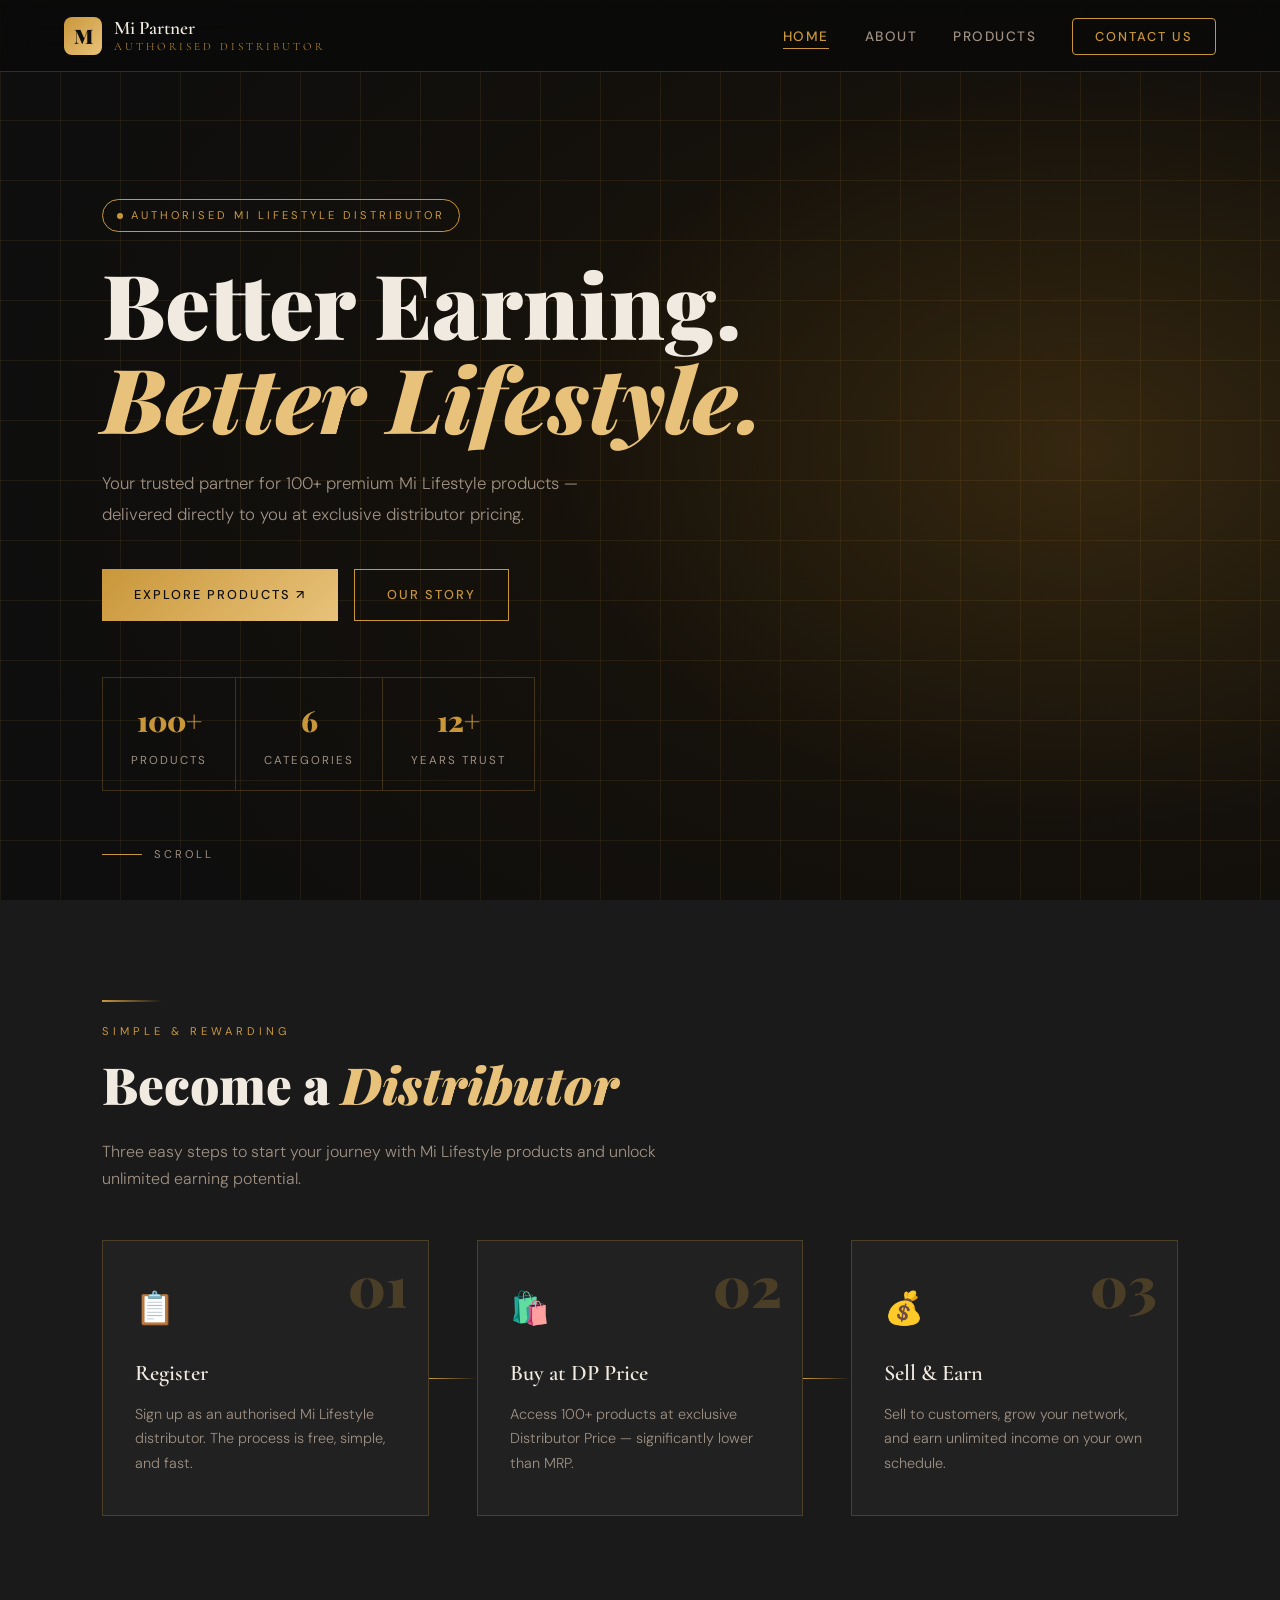
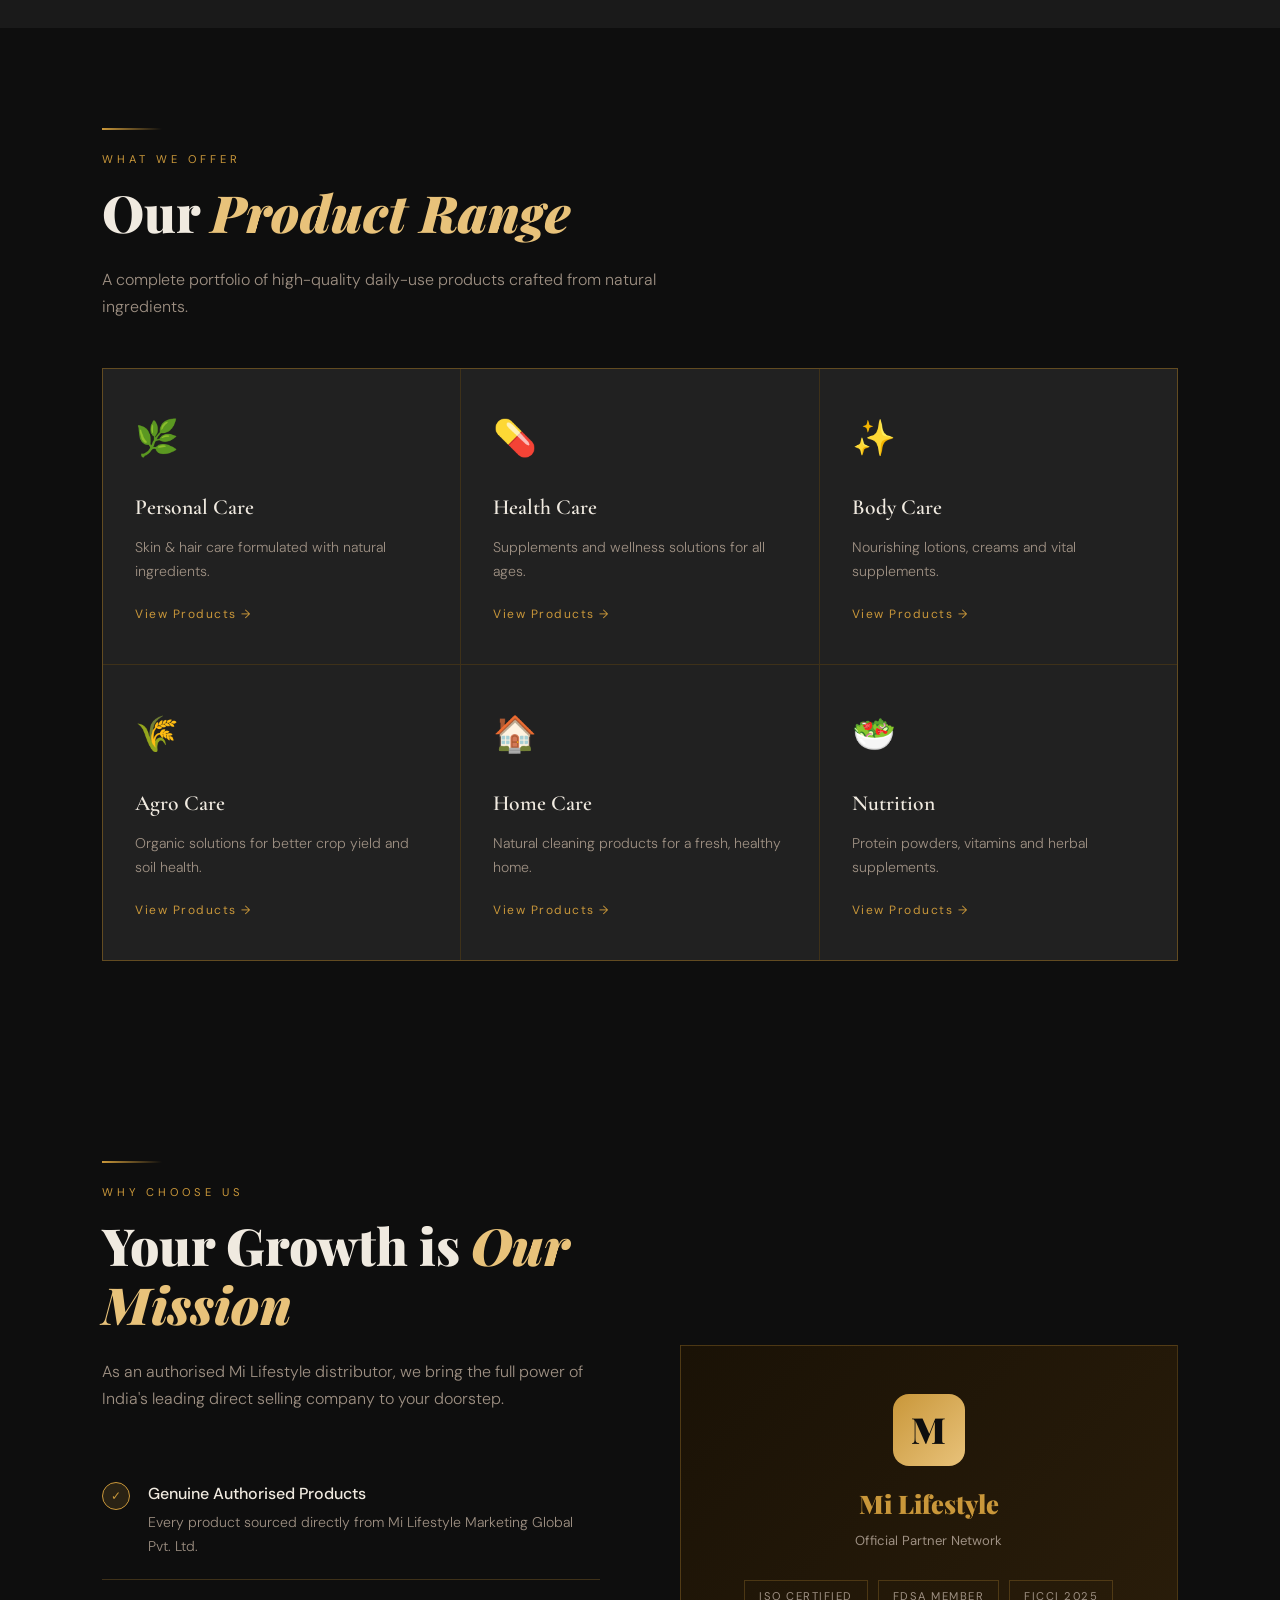
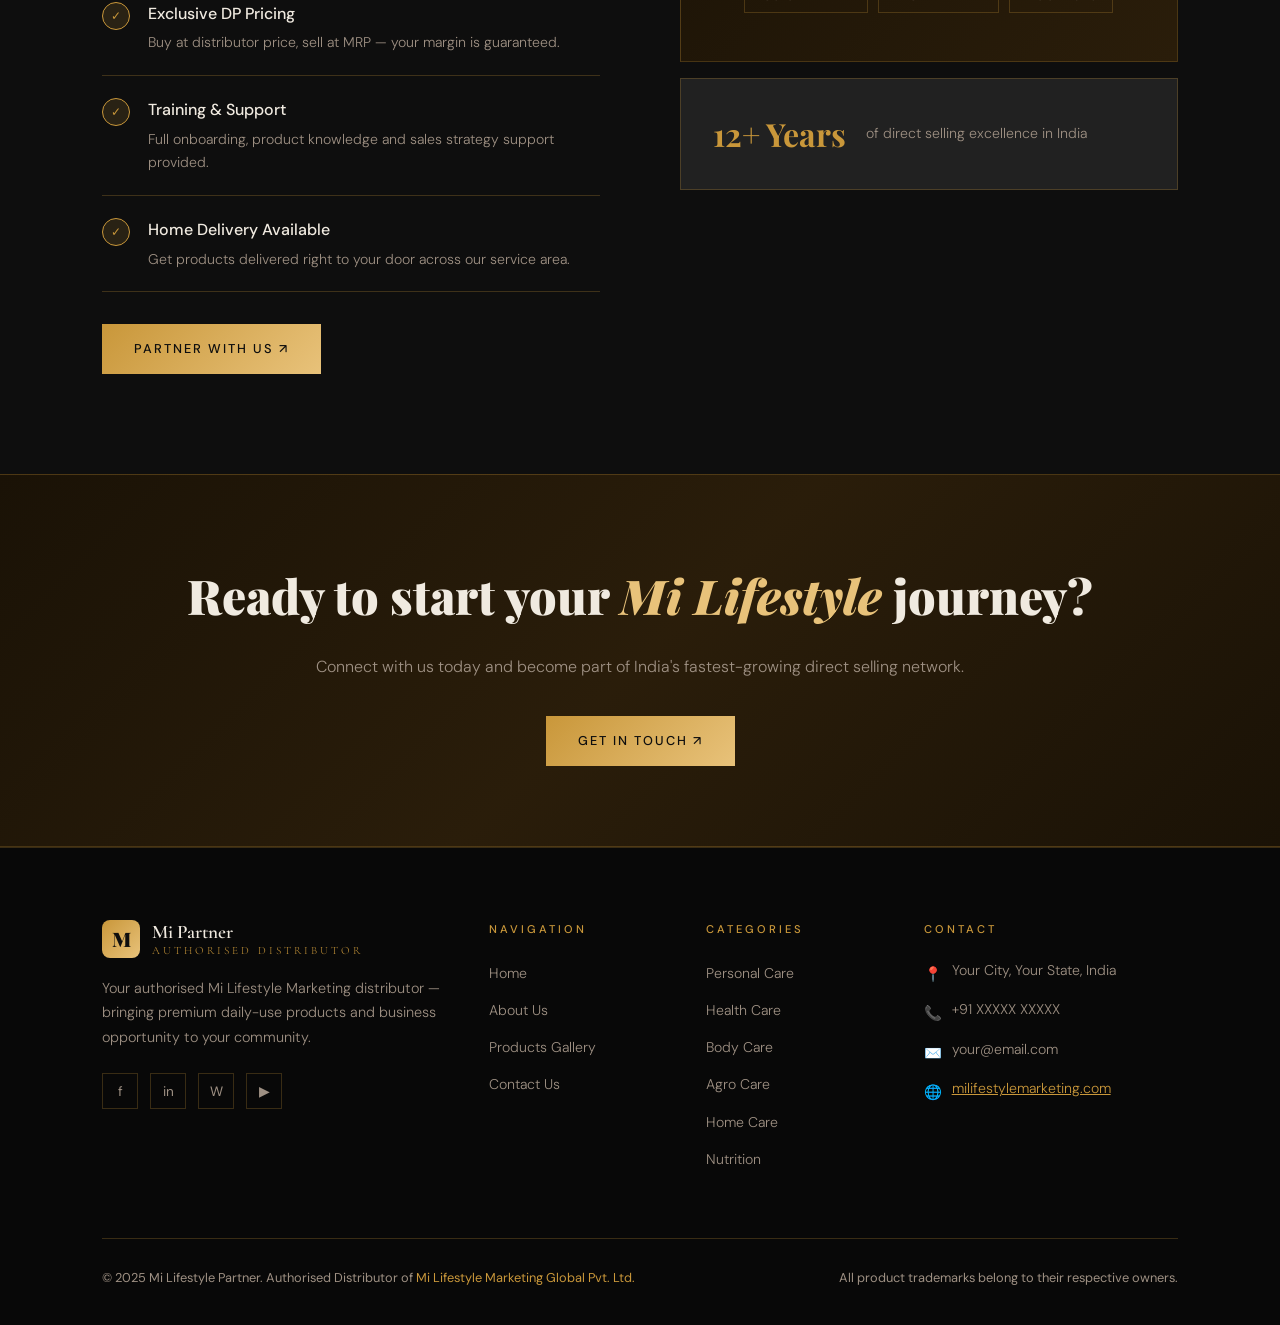
<file: index.html>
<!DOCTYPE html>
<html lang="en">
<head>
  <meta charset="UTF-8" />
  <meta name="viewport" content="width=device-width, initial-scale=1.0" />
  <title>Mi Lifestyle Partner — Premium Direct Selling Distributor</title>
  <meta name="description" content="Authorised Mi Lifestyle Marketing distributor offering 100+ premium daily-use products across Personal Care, Health Care, Nutrition, Agro Care and more." />
  <link rel="stylesheet" href="style.css" />
  <link rel="stylesheet" href="home.css" />
</head>
<body>

<!-- NAVBAR -->
<nav class="navbar" id="navbar">
  <a class="nav-logo" href="index.html">
    <div class="nav-logo-icon">M</div>
    <div class="nav-logo-text">Mi Partner<span>Authorised Distributor</span></div>
  </a>
  <ul class="nav-links">
    <li><a href="index.html" class="active">Home</a></li>
    <li><a href="about.html">About</a></li>
    <li><a href="gallery.html">Products</a></li>
    <li><a href="contact.html" class="nav-cta">Contact Us</a></li>
  </ul>
  <div class="hamburger" id="hamburger">
    <span></span><span></span><span></span>
  </div>
</nav>

<!-- MOBILE MENU -->
<div class="mobile-menu" id="mobileMenu">
  <span class="mobile-close" id="mobileClose">✕</span>
  <a href="index.html">Home</a>
  <a href="about.html">About</a>
  <a href="gallery.html">Products</a>
  <a href="contact.html">Contact Us</a>
</div>

<!-- ══ HERO ══════════════════════════════════════════════════════ -->
<section class="hero">
  <div class="hero-bg">
    <div class="hero-grid-overlay"></div>
    <div class="hero-radial"></div>
  </div>

  <div class="hero-content">
    <div class="partner-badge reveal">
      <div class="partner-badge-dot"></div>
      <span>Authorised Mi Lifestyle Distributor</span>
    </div>

    <h1 class="hero-title reveal reveal-delay-1">
      Better Earning.<br/>
      <em>Better Lifestyle.</em>
    </h1>

    <p class="hero-sub reveal reveal-delay-2">
      Your trusted partner for 100+ premium Mi Lifestyle products — delivered directly to you at exclusive distributor pricing.
    </p>

    <div class="hero-actions reveal reveal-delay-3">
      <a href="gallery.html" class="btn btn-gold">Explore Products ↗</a>
      <a href="about.html" class="btn btn-outline">Our Story</a>
    </div>

    <div class="hero-stats reveal reveal-delay-4">
      <div class="stat">
        <strong>100+</strong>
        <span>Products</span>
      </div>
      <div class="stat-divider"></div>
      <div class="stat">
        <strong>6</strong>
        <span>Categories</span>
      </div>
      <div class="stat-divider"></div>
      <div class="stat">
        <strong>12+</strong>
        <span>Years Trust</span>
      </div>
    </div>
  </div>

  <div class="hero-scroll">
    <div class="hero-scroll-line"></div>
    <span>Scroll</span>
  </div>
</section>

<!-- ══ HOW IT WORKS ═══════════════════════════════════════════════ -->
<section class="section how-section">
  <div class="reveal">
    <div class="gold-divider"></div>
    <p class="section-label">Simple & Rewarding</p>
    <h2 class="section-title">Become a <em>Distributor</em></h2>
    <p class="section-subtitle">Three easy steps to start your journey with Mi Lifestyle products and unlock unlimited earning potential.</p>
  </div>

  <div class="steps-grid">
    <div class="step-card reveal reveal-delay-1">
      <div class="step-num">01</div>
      <div class="step-icon">📋</div>
      <h3>Register</h3>
      <p>Sign up as an authorised Mi Lifestyle distributor. The process is free, simple, and fast.</p>
    </div>
    <div class="step-connector reveal"></div>
    <div class="step-card reveal reveal-delay-2">
      <div class="step-num">02</div>
      <div class="step-icon">🛍️</div>
      <h3>Buy at DP Price</h3>
      <p>Access 100+ products at exclusive Distributor Price — significantly lower than MRP.</p>
    </div>
    <div class="step-connector reveal"></div>
    <div class="step-card reveal reveal-delay-3">
      <div class="step-num">03</div>
      <div class="step-icon">💰</div>
      <h3>Sell & Earn</h3>
      <p>Sell to customers, grow your network, and earn unlimited income on your own schedule.</p>
    </div>
  </div>
</section>

<!-- ══ PRODUCT CATEGORIES ════════════════════════════════════════ -->
<section class="section categories-section">
  <div class="reveal">
    <div class="gold-divider"></div>
    <p class="section-label">What We Offer</p>
    <h2 class="section-title">Our <em>Product Range</em></h2>
    <p class="section-subtitle">A complete portfolio of high-quality daily-use products crafted from natural ingredients.</p>
  </div>

  <div class="categories-grid">
    <a href="gallery.html?cat=personal" class="cat-card card reveal reveal-delay-1">
      <div class="cat-icon">🌿</div>
      <h3>Personal Care</h3>
      <p>Skin & hair care formulated with natural ingredients.</p>
      <span class="cat-link">View Products →</span>
    </a>
    <a href="gallery.html?cat=health" class="cat-card card reveal reveal-delay-2">
      <div class="cat-icon">💊</div>
      <h3>Health Care</h3>
      <p>Supplements and wellness solutions for all ages.</p>
      <span class="cat-link">View Products →</span>
    </a>
    <a href="gallery.html?cat=body" class="cat-card card reveal reveal-delay-3">
      <div class="cat-icon">✨</div>
      <h3>Body Care</h3>
      <p>Nourishing lotions, creams and vital supplements.</p>
      <span class="cat-link">View Products →</span>
    </a>
    <a href="gallery.html?cat=agro" class="cat-card card reveal reveal-delay-1">
      <div class="cat-icon">🌾</div>
      <h3>Agro Care</h3>
      <p>Organic solutions for better crop yield and soil health.</p>
      <span class="cat-link">View Products →</span>
    </a>
    <a href="gallery.html?cat=home" class="cat-card card reveal reveal-delay-2">
      <div class="cat-icon">🏠</div>
      <h3>Home Care</h3>
      <p>Natural cleaning products for a fresh, healthy home.</p>
      <span class="cat-link">View Products →</span>
    </a>
    <a href="gallery.html?cat=nutrition" class="cat-card card reveal reveal-delay-3">
      <div class="cat-icon">🥗</div>
      <h3>Nutrition</h3>
      <p>Protein powders, vitamins and herbal supplements.</p>
      <span class="cat-link">View Products →</span>
    </a>
  </div>
</section>

<!-- ══ WHY PARTNER WITH US ════════════════════════════════════════ -->
<section class="section why-section">
  <div class="why-inner">
    <div class="why-text reveal">
      <div class="gold-divider"></div>
      <p class="section-label">Why Choose Us</p>
      <h2 class="section-title">Your Growth is <em>Our Mission</em></h2>
      <p class="section-subtitle">As an authorised Mi Lifestyle distributor, we bring the full power of India's leading direct selling company to your doorstep.</p>

      <ul class="why-list">
        <li class="reveal reveal-delay-1">
          <div class="why-check">✓</div>
          <div>
            <strong>Genuine Authorised Products</strong>
            <p>Every product sourced directly from Mi Lifestyle Marketing Global Pvt. Ltd.</p>
          </div>
        </li>
        <li class="reveal reveal-delay-2">
          <div class="why-check">✓</div>
          <div>
            <strong>Exclusive DP Pricing</strong>
            <p>Buy at distributor price, sell at MRP — your margin is guaranteed.</p>
          </div>
        </li>
        <li class="reveal reveal-delay-3">
          <div class="why-check">✓</div>
          <div>
            <strong>Training & Support</strong>
            <p>Full onboarding, product knowledge and sales strategy support provided.</p>
          </div>
        </li>
        <li class="reveal reveal-delay-4">
          <div class="why-check">✓</div>
          <div>
            <strong>Home Delivery Available</strong>
            <p>Get products delivered right to your door across our service area.</p>
          </div>
        </li>
      </ul>

      <a href="contact.html" class="btn btn-gold" style="margin-top: 32px;">Partner With Us ↗</a>
    </div>

    <div class="why-visual reveal reveal-delay-2">
      <div class="why-card-big">
        <div class="why-brand-logo">M</div>
        <p class="why-brand-name">Mi Lifestyle</p>
        <p class="why-brand-sub">Official Partner Network</p>
        <div class="why-accreditations">
          <div class="why-badge">ISO Certified</div>
          <div class="why-badge">FDSA Member</div>
          <div class="why-badge">FICCI 2025</div>
        </div>
      </div>
      <div class="why-card-small">
        <strong>12+ Years</strong>
        <p>of direct selling excellence in India</p>
      </div>
    </div>
  </div>
</section>

<!-- ══ CTA BAND ════════════════════════════════════════════════════ -->
<section class="cta-band reveal">
  <div class="cta-band-content">
    <h2>Ready to start your <em>Mi Lifestyle</em> journey?</h2>
    <p>Connect with us today and become part of India's fastest-growing direct selling network.</p>
    <a href="contact.html" class="btn btn-gold">Get in Touch ↗</a>
  </div>
</section>

<!-- FOOTER -->
<footer>
  <div class="footer-grid">
    <div class="footer-logo-area">
      <a class="nav-logo" href="index.html">
        <div class="nav-logo-icon">M</div>
        <div class="nav-logo-text">Mi Partner<span>Authorised Distributor</span></div>
      </a>
      <p class="footer-tagline">Your authorised Mi Lifestyle Marketing distributor — bringing premium daily-use products and business opportunity to your community.</p>
      <div class="footer-social">
        <a href="#" title="Facebook">f</a>
        <a href="#" title="Instagram">in</a>
        <a href="#" title="WhatsApp">W</a>
        <a href="#" title="YouTube">▶</a>
      </div>
    </div>
    <div class="footer-col">
      <p class="footer-col-title">Navigation</p>
      <ul>
        <li><a href="index.html">Home</a></li>
        <li><a href="about.html">About Us</a></li>
        <li><a href="gallery.html">Products Gallery</a></li>
        <li><a href="contact.html">Contact Us</a></li>
      </ul>
    </div>
    <div class="footer-col">
      <p class="footer-col-title">Categories</p>
      <ul>
        <li><a href="gallery.html">Personal Care</a></li>
        <li><a href="gallery.html">Health Care</a></li>
        <li><a href="gallery.html">Body Care</a></li>
        <li><a href="gallery.html">Agro Care</a></li>
        <li><a href="gallery.html">Home Care</a></li>
        <li><a href="gallery.html">Nutrition</a></li>
      </ul>
    </div>
    <div class="footer-col">
      <p class="footer-col-title">Contact</p>
      <div class="footer-contact-item">
        <span class="ico">📍</span>
        <p>Your City, Your State, India</p>
      </div>
      <div class="footer-contact-item">
        <span class="ico">📞</span>
        <p>+91 XXXXX XXXXX</p>
      </div>
      <div class="footer-contact-item">
        <span class="ico">✉️</span>
        <p>your@email.com</p>
      </div>
      <div class="footer-contact-item">
        <span class="ico">🌐</span>
        <p><a href="https://www.milifestylemarketing.com" target="_blank" style="color:var(--gold)">milifestylemarketing.com</a></p>
      </div>
    </div>
  </div>
  <div class="footer-bottom">
    <p>© 2025 Mi Lifestyle Partner. Authorised Distributor of <a href="https://www.milifestylemarketing.com" target="_blank">Mi Lifestyle Marketing Global Pvt. Ltd.</a></p>
    <p>All product trademarks belong to their respective owners.</p>
  </div>
</footer>

<script src="main.js"></script>
</body>
</html>
</file>
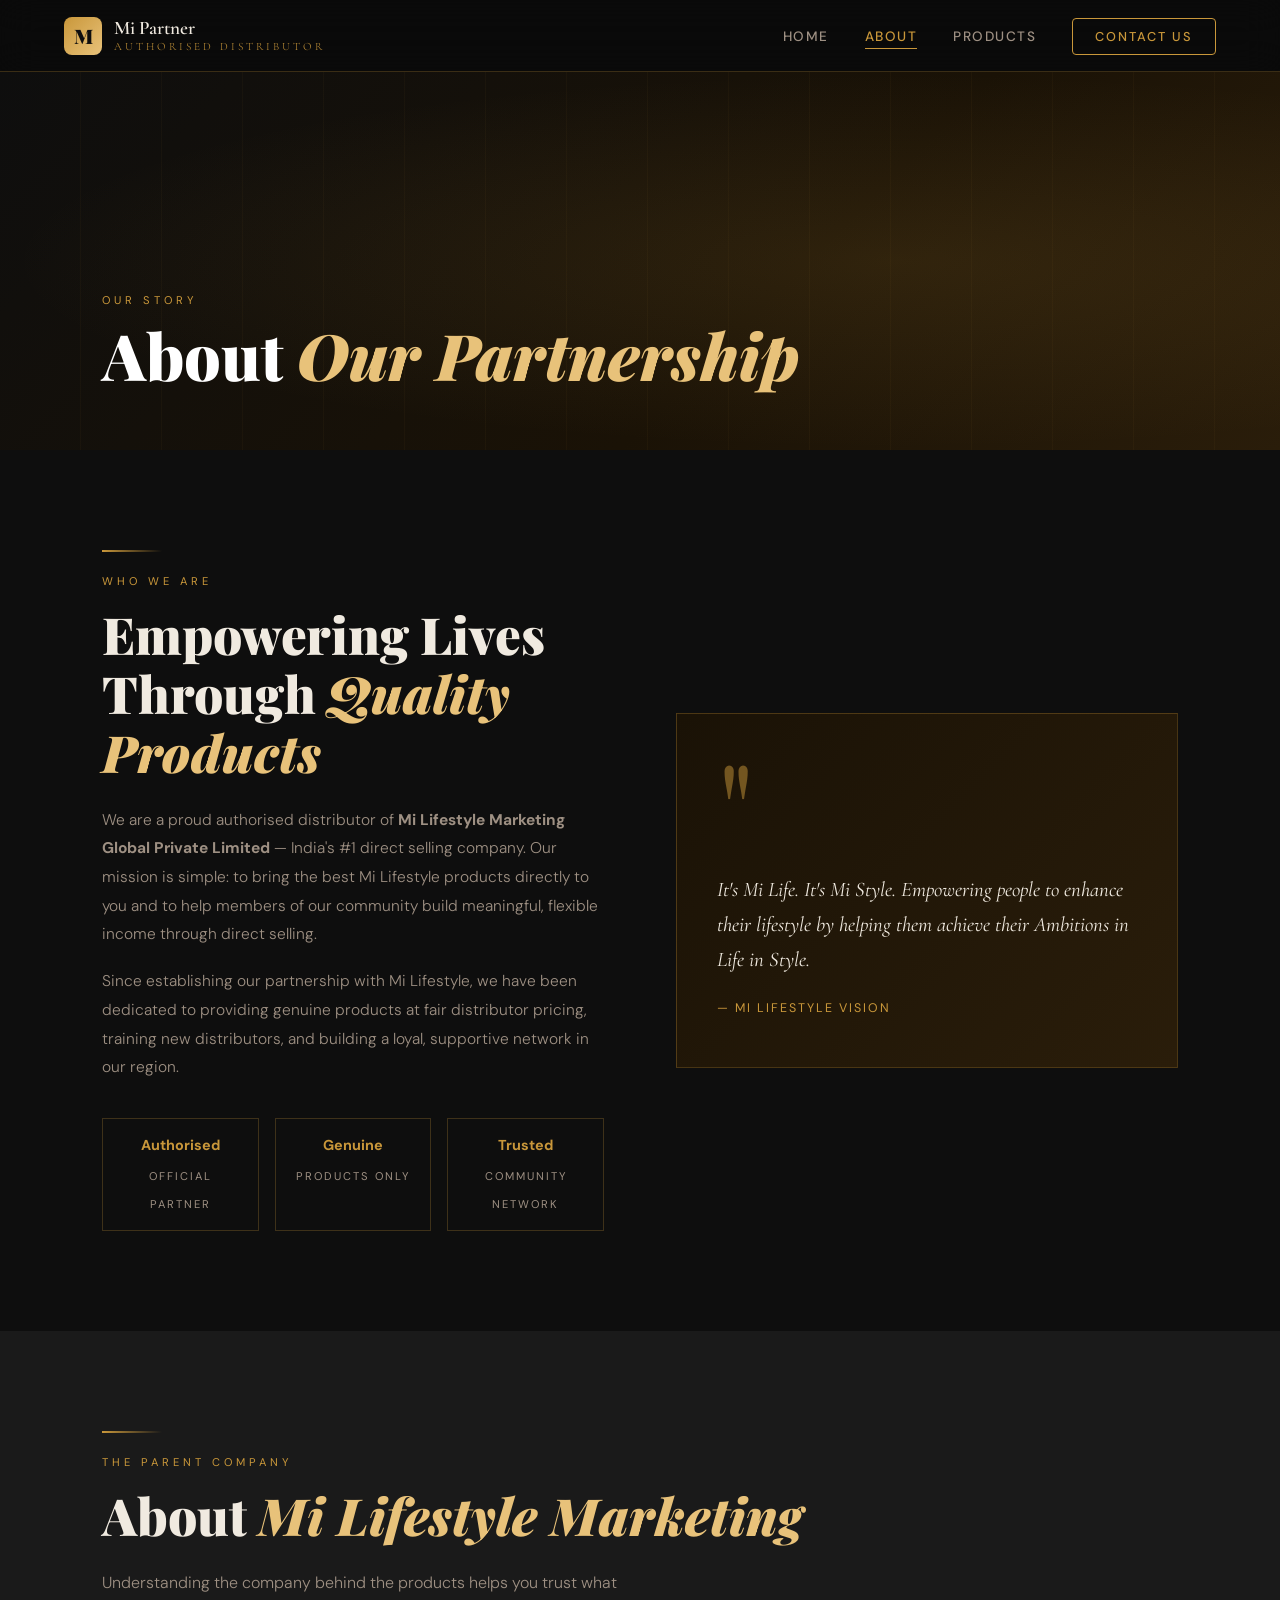
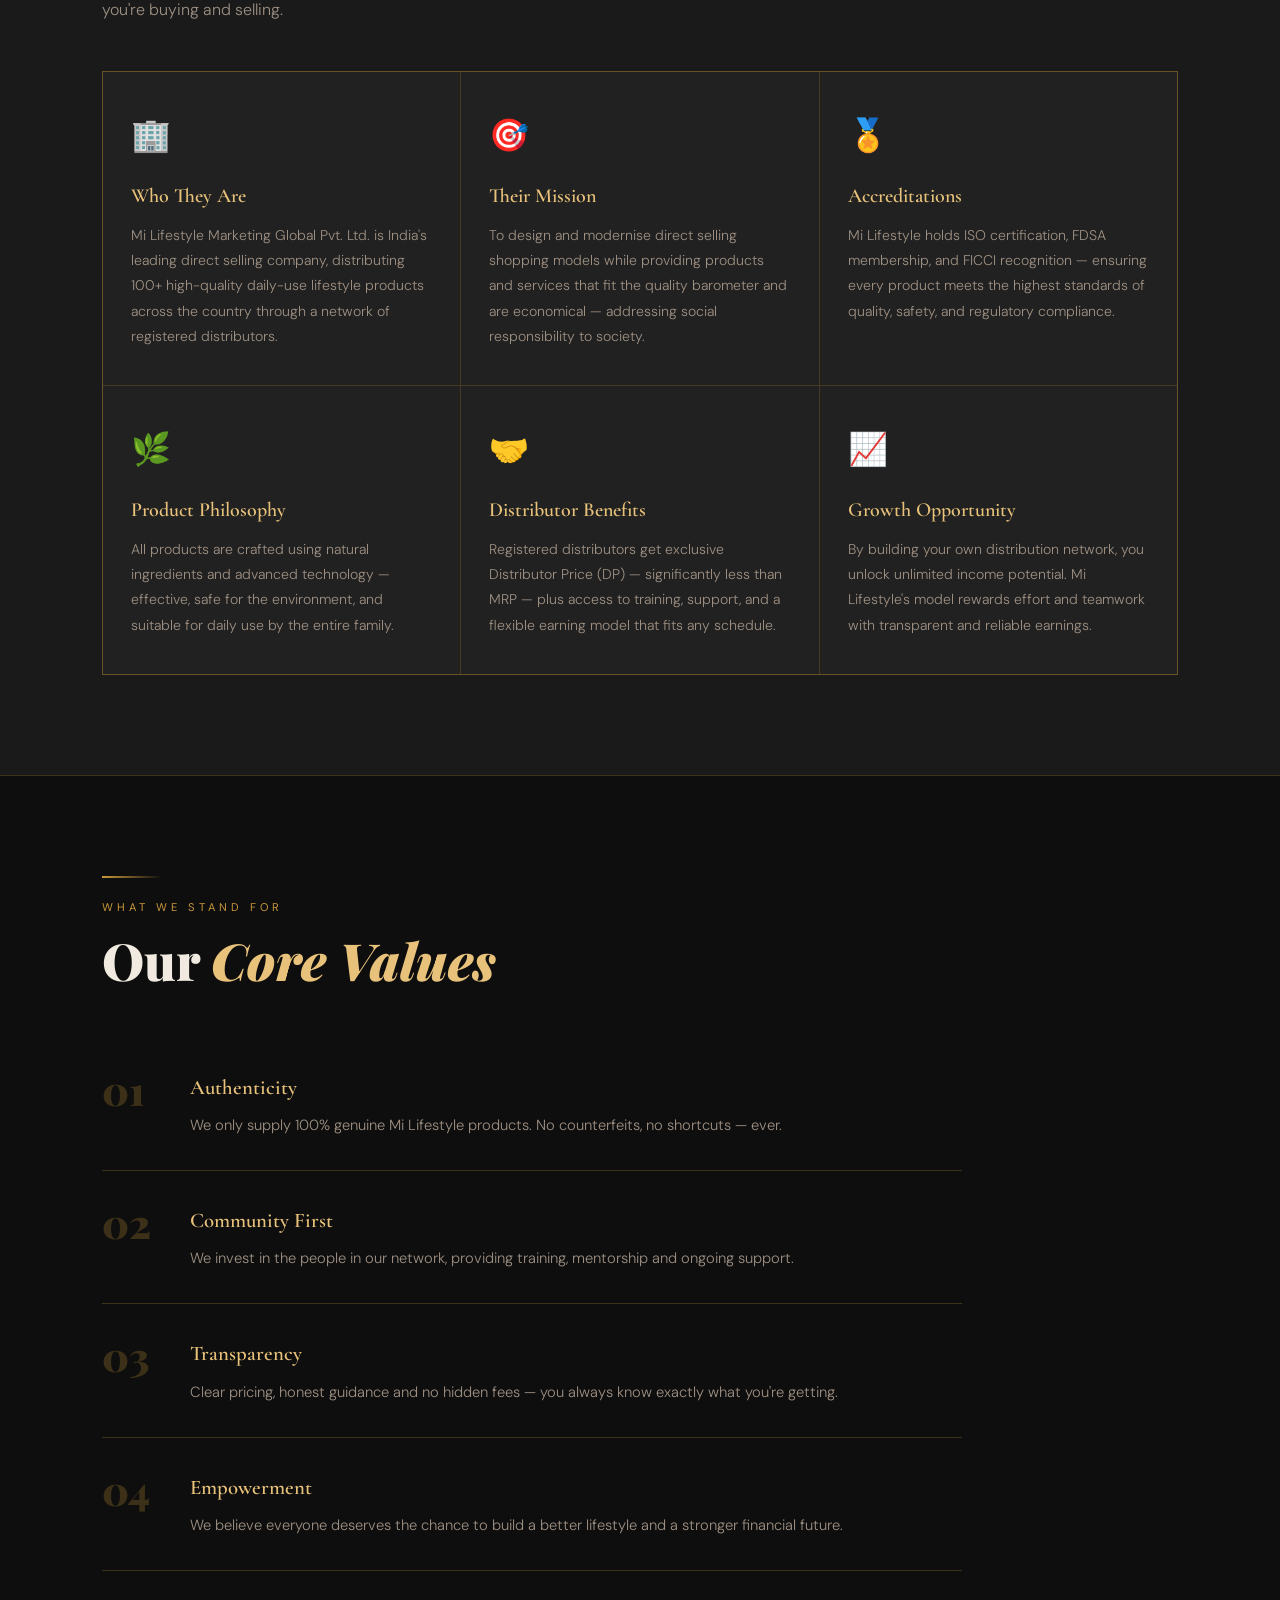
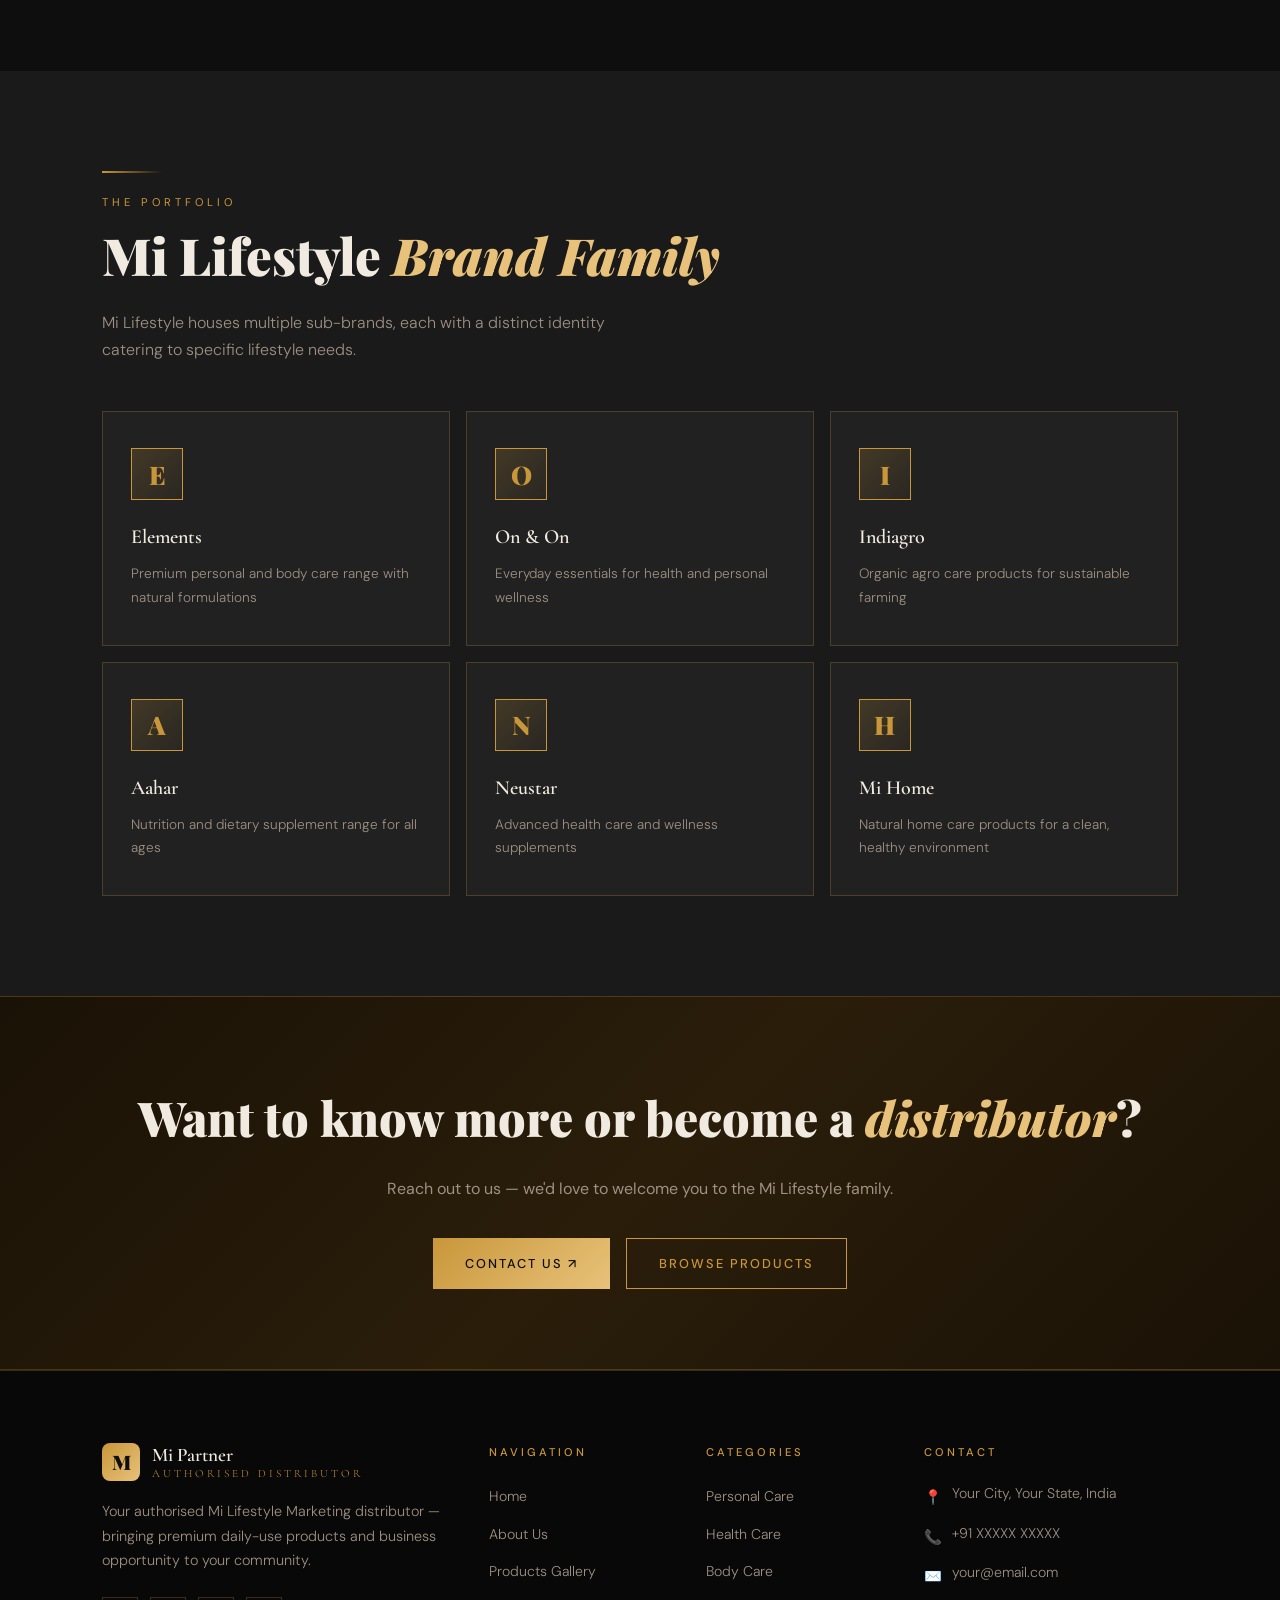
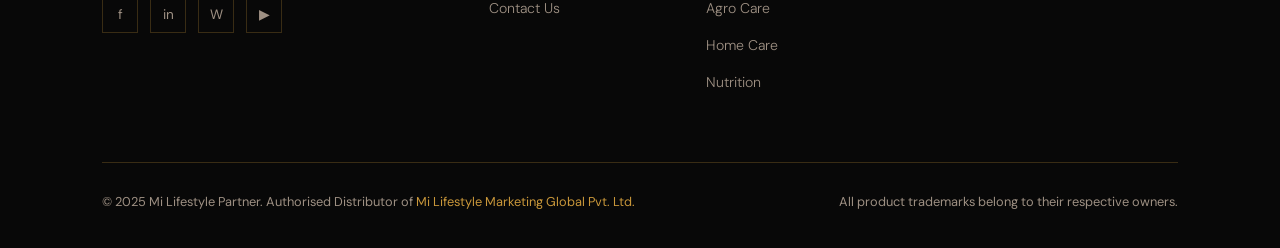
<file: about.html>
<!DOCTYPE html>
<html lang="en">
<head>
  <meta charset="UTF-8" />
  <meta name="viewport" content="width=device-width, initial-scale=1.0" />
  <title>About Us — Mi Lifestyle Partner</title>
  <meta name="description" content="Learn about our journey as an authorised Mi Lifestyle Marketing distributor, our mission, and our commitment to the community." />
  <link rel="stylesheet" href="style.css" />
  <link rel="stylesheet" href="about.css" />
</head>
<body>

<!-- NAVBAR -->
<nav class="navbar" id="navbar">
  <a class="nav-logo" href="index.html">
    <div class="nav-logo-icon">M</div>
    <div class="nav-logo-text">Mi Partner<span>Authorised Distributor</span></div>
  </a>
  <ul class="nav-links">
    <li><a href="index.html">Home</a></li>
    <li><a href="about.html" class="active">About</a></li>
    <li><a href="gallery.html">Products</a></li>
    <li><a href="contact.html" class="nav-cta">Contact Us</a></li>
  </ul>
  <div class="hamburger" id="hamburger">
    <span></span><span></span><span></span>
  </div>
</nav>

<!-- MOBILE MENU -->
<div class="mobile-menu" id="mobileMenu">
  <span class="mobile-close" id="mobileClose">✕</span>
  <a href="index.html">Home</a>
  <a href="about.html">About</a>
  <a href="gallery.html">Products</a>
  <a href="contact.html">Contact Us</a>
</div>

<!-- PAGE HERO -->
<div class="page-hero">
  <div class="page-hero-bg"></div>
  <div class="page-hero-lines"></div>
  <div class="page-hero-content">
    <p class="page-hero-label">Our Story</p>
    <h1 class="page-hero-title">About <em>Our Partnership</em></h1>
  </div>
</div>

<!-- ══ INTRO ══════════════════════════════════════════════════ -->
<section class="section about-intro-section">
  <div class="about-intro-grid">
    <div class="about-intro-text reveal">
      <div class="gold-divider"></div>
      <p class="section-label">Who We Are</p>
      <h2 class="section-title">Empowering Lives Through <em>Quality Products</em></h2>
      <p class="about-para">We are a proud authorised distributor of <strong>Mi Lifestyle Marketing Global Private Limited</strong> — India's #1 direct selling company. Our mission is simple: to bring the best Mi Lifestyle products directly to you and to help members of our community build meaningful, flexible income through direct selling.</p>
      <p class="about-para">Since establishing our partnership with Mi Lifestyle, we have been dedicated to providing genuine products at fair distributor pricing, training new distributors, and building a loyal, supportive network in our region.</p>
      <div class="about-intro-badges">
        <div class="intro-badge">
          <strong>Authorised</strong>
          <span>Official Partner</span>
        </div>
        <div class="intro-badge">
          <strong>Genuine</strong>
          <span>Products Only</span>
        </div>
        <div class="intro-badge">
          <strong>Trusted</strong>
          <span>Community Network</span>
        </div>
      </div>
    </div>
    <div class="about-intro-visual reveal reveal-delay-2">
      <div class="about-quote-card">
        <div class="about-quote-mark">"</div>
        <p class="about-quote-text">It's Mi Life. It's Mi Style. Empowering people to enhance their lifestyle by helping them achieve their Ambitions in Life in Style.</p>
        <p class="about-quote-source">— Mi Lifestyle Vision</p>
      </div>
    </div>
  </div>
</section>

<!-- ══ MI LIFESTYLE COMPANY INFO ══════════════════════════════ -->
<section class="section mi-info-section">
  <div class="reveal">
    <div class="gold-divider"></div>
    <p class="section-label">The Parent Company</p>
    <h2 class="section-title">About <em>Mi Lifestyle Marketing</em></h2>
    <p class="section-subtitle">Understanding the company behind the products helps you trust what you're buying and selling.</p>
  </div>

  <div class="mi-info-grid">
    <div class="mi-info-card card reveal reveal-delay-1">
      <div class="mi-info-icon">🏢</div>
      <h3>Who They Are</h3>
      <p>Mi Lifestyle Marketing Global Pvt. Ltd. is India's leading direct selling company, distributing 100+ high-quality daily-use lifestyle products across the country through a network of registered distributors.</p>
    </div>
    <div class="mi-info-card card reveal reveal-delay-2">
      <div class="mi-info-icon">🎯</div>
      <h3>Their Mission</h3>
      <p>To design and modernise direct selling shopping models while providing products and services that fit the quality barometer and are economical — addressing social responsibility to society.</p>
    </div>
    <div class="mi-info-card card reveal reveal-delay-3">
      <div class="mi-info-icon">🏅</div>
      <h3>Accreditations</h3>
      <p>Mi Lifestyle holds ISO certification, FDSA membership, and FICCI recognition — ensuring every product meets the highest standards of quality, safety, and regulatory compliance.</p>
    </div>
    <div class="mi-info-card card reveal reveal-delay-1">
      <div class="mi-info-icon">🌿</div>
      <h3>Product Philosophy</h3>
      <p>All products are crafted using natural ingredients and advanced technology — effective, safe for the environment, and suitable for daily use by the entire family.</p>
    </div>
    <div class="mi-info-card card reveal reveal-delay-2">
      <div class="mi-info-icon">🤝</div>
      <h3>Distributor Benefits</h3>
      <p>Registered distributors get exclusive Distributor Price (DP) — significantly less than MRP — plus access to training, support, and a flexible earning model that fits any schedule.</p>
    </div>
    <div class="mi-info-card card reveal reveal-delay-3">
      <div class="mi-info-icon">📈</div>
      <h3>Growth Opportunity</h3>
      <p>By building your own distribution network, you unlock unlimited income potential. Mi Lifestyle's model rewards effort and teamwork with transparent and reliable earnings.</p>
    </div>
  </div>
</section>

<!-- ══ OUR VALUES ════════════════════════════════════════════ -->
<section class="section values-section">
  <div class="values-inner">
    <div class="reveal">
      <div class="gold-divider"></div>
      <p class="section-label">What We Stand For</p>
      <h2 class="section-title">Our <em>Core Values</em></h2>
    </div>
    <div class="values-list">
      <div class="value-item reveal reveal-delay-1">
        <div class="value-num">01</div>
        <div>
          <h3>Authenticity</h3>
          <p>We only supply 100% genuine Mi Lifestyle products. No counterfeits, no shortcuts — ever.</p>
        </div>
      </div>
      <div class="value-item reveal reveal-delay-2">
        <div class="value-num">02</div>
        <div>
          <h3>Community First</h3>
          <p>We invest in the people in our network, providing training, mentorship and ongoing support.</p>
        </div>
      </div>
      <div class="value-item reveal reveal-delay-3">
        <div class="value-num">03</div>
        <div>
          <h3>Transparency</h3>
          <p>Clear pricing, honest guidance and no hidden fees — you always know exactly what you're getting.</p>
        </div>
      </div>
      <div class="value-item reveal reveal-delay-4">
        <div class="value-num">04</div>
        <div>
          <h3>Empowerment</h3>
          <p>We believe everyone deserves the chance to build a better lifestyle and a stronger financial future.</p>
        </div>
      </div>
    </div>
  </div>
</section>

<!-- ══ PRODUCT BRANDS ════════════════════════════════════════ -->
<section class="section brands-section">
  <div class="reveal">
    <div class="gold-divider"></div>
    <p class="section-label">The Portfolio</p>
    <h2 class="section-title">Mi Lifestyle <em>Brand Family</em></h2>
    <p class="section-subtitle">Mi Lifestyle houses multiple sub-brands, each with a distinct identity catering to specific lifestyle needs.</p>
  </div>

  <div class="brands-grid">
    <div class="brand-card reveal reveal-delay-1">
      <div class="brand-initial">E</div>
      <h3>Elements</h3>
      <p>Premium personal and body care range with natural formulations</p>
    </div>
    <div class="brand-card reveal reveal-delay-2">
      <div class="brand-initial">O</div>
      <h3>On &amp; On</h3>
      <p>Everyday essentials for health and personal wellness</p>
    </div>
    <div class="brand-card reveal reveal-delay-3">
      <div class="brand-initial">I</div>
      <h3>Indiagro</h3>
      <p>Organic agro care products for sustainable farming</p>
    </div>
    <div class="brand-card reveal reveal-delay-1">
      <div class="brand-initial">A</div>
      <h3>Aahar</h3>
      <p>Nutrition and dietary supplement range for all ages</p>
    </div>
    <div class="brand-card reveal reveal-delay-2">
      <div class="brand-initial">N</div>
      <h3>Neustar</h3>
      <p>Advanced health care and wellness supplements</p>
    </div>
    <div class="brand-card reveal reveal-delay-3">
      <div class="brand-initial">H</div>
      <h3>Mi Home</h3>
      <p>Natural home care products for a clean, healthy environment</p>
    </div>
  </div>
</section>

<!-- CTA BAND -->
<section class="cta-band-about reveal">
  <div class="cta-band-content">
    <h2>Want to know more or become a <em>distributor</em>?</h2>
    <p>Reach out to us — we'd love to welcome you to the Mi Lifestyle family.</p>
    <div style="display:flex;gap:16px;justify-content:center;flex-wrap:wrap;">
      <a href="contact.html" class="btn btn-gold">Contact Us ↗</a>
      <a href="gallery.html" class="btn btn-outline">Browse Products</a>
    </div>
  </div>
</section>

<!-- FOOTER -->
<footer>
  <div class="footer-grid">
    <div class="footer-logo-area">
      <a class="nav-logo" href="index.html">
        <div class="nav-logo-icon">M</div>
        <div class="nav-logo-text">Mi Partner<span>Authorised Distributor</span></div>
      </a>
      <p class="footer-tagline">Your authorised Mi Lifestyle Marketing distributor — bringing premium daily-use products and business opportunity to your community.</p>
      <div class="footer-social">
        <a href="#" title="Facebook">f</a>
        <a href="#" title="Instagram">in</a>
        <a href="#" title="WhatsApp">W</a>
        <a href="#" title="YouTube">▶</a>
      </div>
    </div>
    <div class="footer-col">
      <p class="footer-col-title">Navigation</p>
      <ul>
        <li><a href="index.html">Home</a></li>
        <li><a href="about.html">About Us</a></li>
        <li><a href="gallery.html">Products Gallery</a></li>
        <li><a href="contact.html">Contact Us</a></li>
      </ul>
    </div>
    <div class="footer-col">
      <p class="footer-col-title">Categories</p>
      <ul>
        <li><a href="gallery.html">Personal Care</a></li>
        <li><a href="gallery.html">Health Care</a></li>
        <li><a href="gallery.html">Body Care</a></li>
        <li><a href="gallery.html">Agro Care</a></li>
        <li><a href="gallery.html">Home Care</a></li>
        <li><a href="gallery.html">Nutrition</a></li>
      </ul>
    </div>
    <div class="footer-col">
      <p class="footer-col-title">Contact</p>
      <div class="footer-contact-item">
        <span class="ico">📍</span>
        <p>Your City, Your State, India</p>
      </div>
      <div class="footer-contact-item">
        <span class="ico">📞</span>
        <p>+91 XXXXX XXXXX</p>
      </div>
      <div class="footer-contact-item">
        <span class="ico">✉️</span>
        <p>your@email.com</p>
      </div>
    </div>
  </div>
  <div class="footer-bottom">
    <p>© 2025 Mi Lifestyle Partner. Authorised Distributor of <a href="https://www.milifestylemarketing.com" target="_blank">Mi Lifestyle Marketing Global Pvt. Ltd.</a></p>
    <p>All product trademarks belong to their respective owners.</p>
  </div>
</footer>

<script src="main.js"></script>
</body>
</html>
</file>
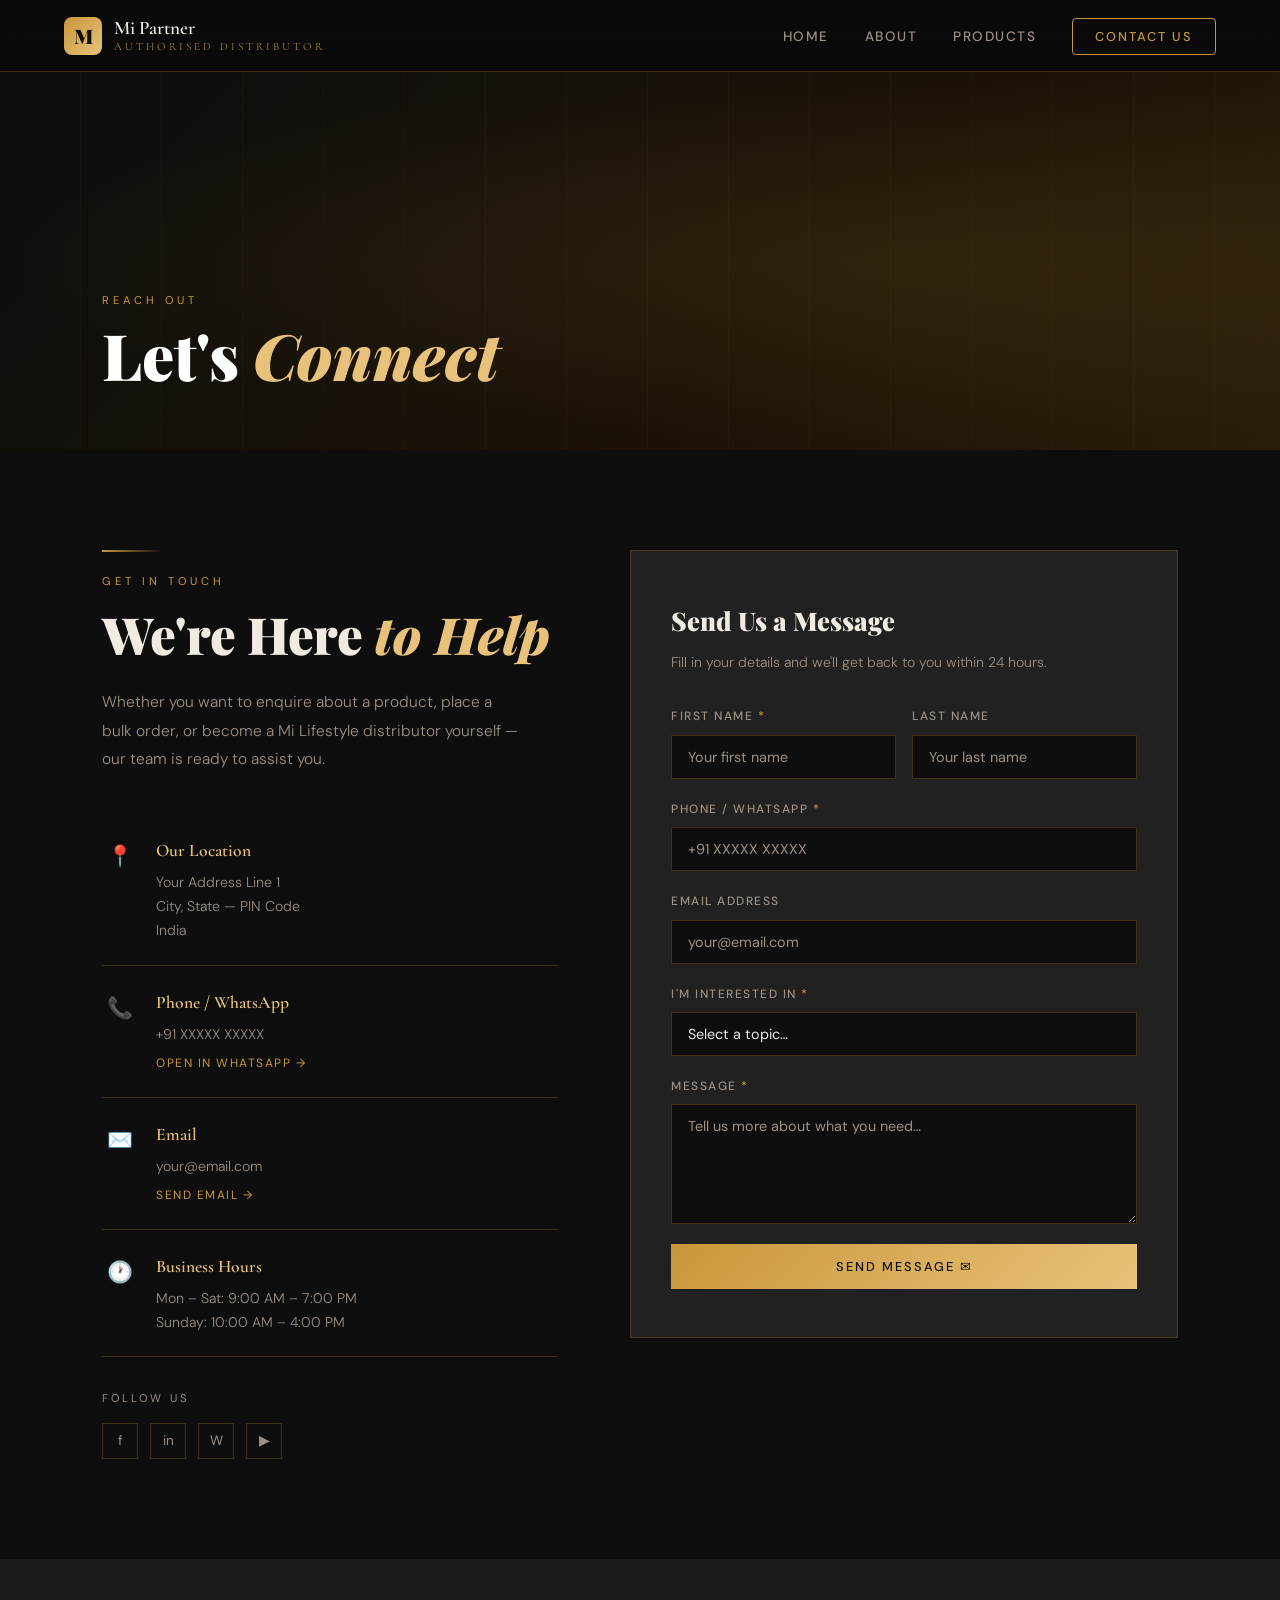
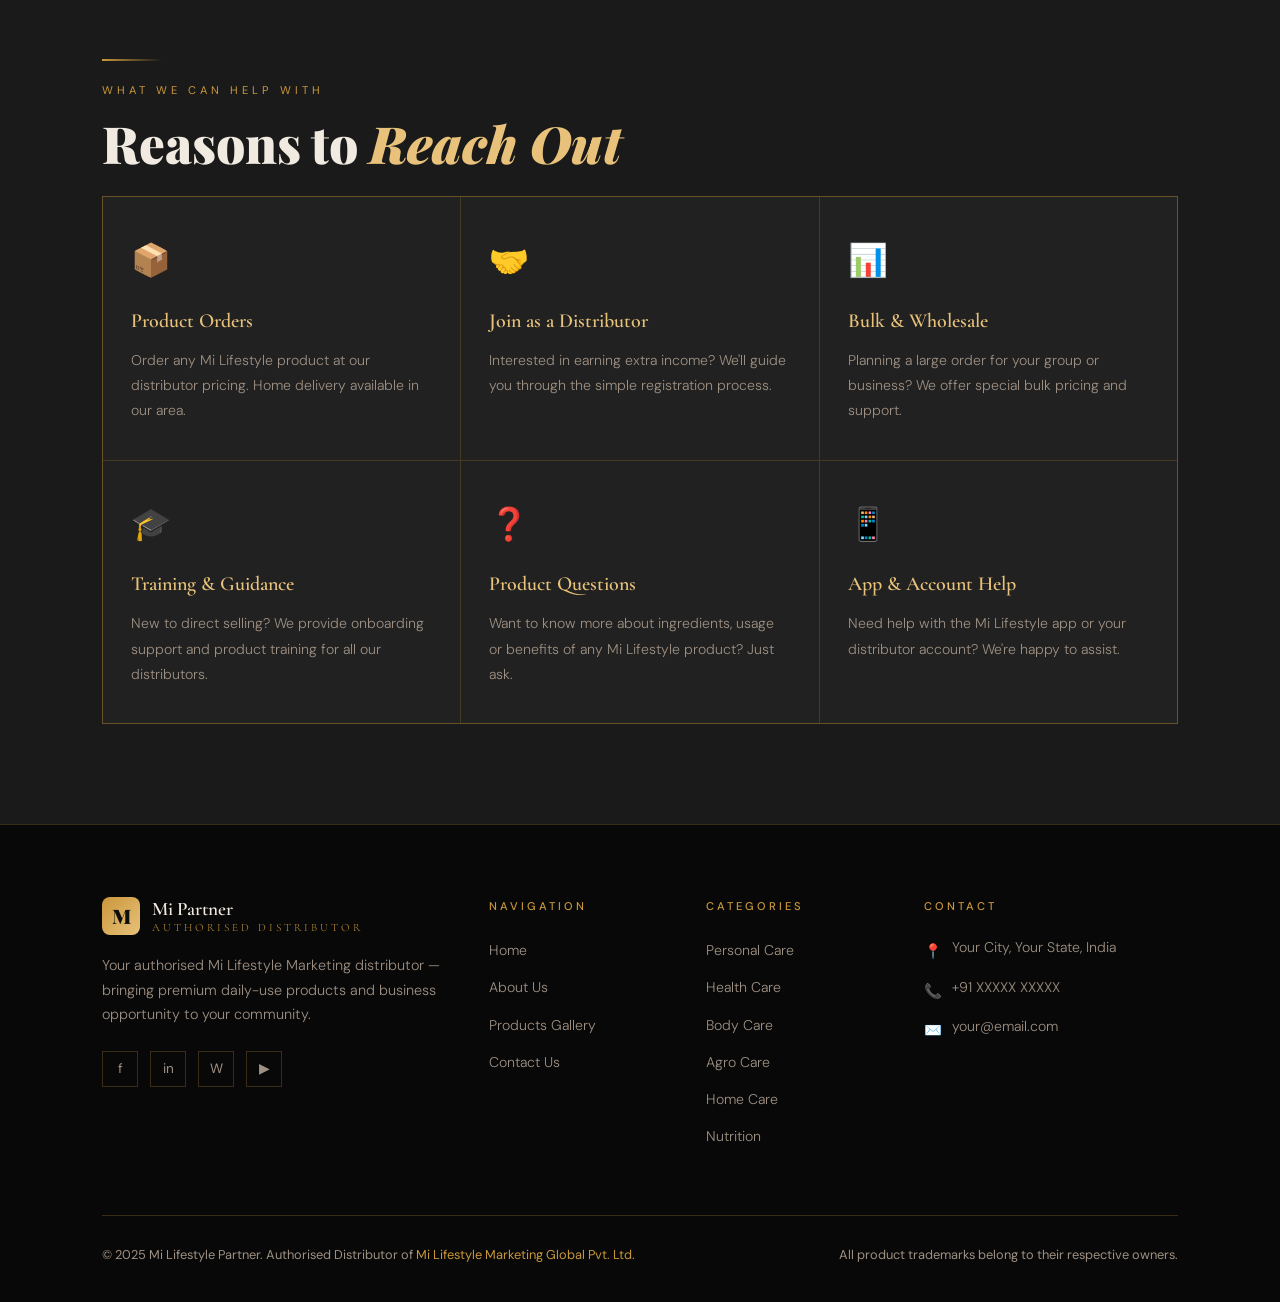
<file: contact.html>
<!DOCTYPE html>
<html lang="en">
<head>
  <meta charset="UTF-8" />
  <meta name="viewport" content="width=device-width, initial-scale=1.0" />
  <title>Contact Us — Mi Lifestyle Partner</title>
  <meta name="description" content="Get in touch with our Mi Lifestyle authorised distributor team to enquire about products, pricing, or becoming a distributor yourself." />
  <link rel="stylesheet" href="style.css" />
  <link rel="stylesheet" href="contact.css" />
</head>
<body>

<!-- NAVBAR -->
<nav class="navbar" id="navbar">
  <a class="nav-logo" href="index.html">
    <div class="nav-logo-icon">M</div>
    <div class="nav-logo-text">Mi Partner<span>Authorised Distributor</span></div>
  </a>
  <ul class="nav-links">
    <li><a href="index.html">Home</a></li>
    <li><a href="about.html">About</a></li>
    <li><a href="gallery.html">Products</a></li>
    <li><a href="contact.html" class="nav-cta active">Contact Us</a></li>
  </ul>
  <div class="hamburger" id="hamburger">
    <span></span><span></span><span></span>
  </div>
</nav>

<!-- MOBILE MENU -->
<div class="mobile-menu" id="mobileMenu">
  <span class="mobile-close" id="mobileClose">✕</span>
  <a href="index.html">Home</a>
  <a href="about.html">About</a>
  <a href="gallery.html">Products</a>
  <a href="contact.html">Contact Us</a>
</div>

<!-- PAGE HERO -->
<div class="page-hero">
  <div class="page-hero-bg"></div>
  <div class="page-hero-lines"></div>
  <div class="page-hero-content">
    <p class="page-hero-label">Reach Out</p>
    <h1 class="page-hero-title">Let's <em>Connect</em></h1>
  </div>
</div>

<!-- ══ CONTACT SECTION ════════════════════════════════════════ -->
<section class="section contact-section">
  <div class="contact-grid">

    <!-- LEFT: Info -->
    <div class="contact-info reveal">
      <div class="gold-divider"></div>
      <p class="section-label">Get in Touch</p>
      <h2 class="section-title">We're Here <em>to Help</em></h2>
      <p class="contact-desc">Whether you want to enquire about a product, place a bulk order, or become a Mi Lifestyle distributor yourself — our team is ready to assist you.</p>

      <div class="contact-info-blocks">
        <div class="contact-info-block reveal reveal-delay-1">
          <div class="cib-icon">📍</div>
          <div>
            <h4>Our Location</h4>
            <p>Your Address Line 1<br/>City, State — PIN Code<br/>India</p>
          </div>
        </div>
        <div class="contact-info-block reveal reveal-delay-2">
          <div class="cib-icon">📞</div>
          <div>
            <h4>Phone / WhatsApp</h4>
            <p>+91 XXXXX XXXXX</p>
            <a href="https://wa.me/91XXXXXXXXXX" class="cib-link" target="_blank">Open in WhatsApp →</a>
          </div>
        </div>
        <div class="contact-info-block reveal reveal-delay-3">
          <div class="cib-icon">✉️</div>
          <div>
            <h4>Email</h4>
            <p>your@email.com</p>
            <a href="mailto:your@email.com" class="cib-link">Send Email →</a>
          </div>
        </div>
        <div class="contact-info-block reveal reveal-delay-4">
          <div class="cib-icon">🕐</div>
          <div>
            <h4>Business Hours</h4>
            <p>Mon – Sat: 9:00 AM – 7:00 PM<br/>Sunday: 10:00 AM – 4:00 PM</p>
          </div>
        </div>
      </div>

      <div class="contact-social reveal">
        <p class="contact-social-label">Follow Us</p>
        <div class="footer-social">
          <a href="#" title="Facebook">f</a>
          <a href="#" title="Instagram">in</a>
          <a href="#" title="WhatsApp">W</a>
          <a href="#" title="YouTube">▶</a>
        </div>
      </div>
    </div>

    <!-- RIGHT: Form -->
    <div class="contact-form-wrap reveal reveal-delay-2">
      <div class="contact-form-card">
        <h3 class="form-title">Send Us a Message</h3>
        <p class="form-sub">Fill in your details and we'll get back to you within 24 hours.</p>

        <form class="contact-form" id="contactForm" novalidate>
          <div class="form-row">
            <div class="form-group">
              <label for="firstName">First Name <span class="req">*</span></label>
              <input type="text" id="firstName" name="firstName" placeholder="Your first name" required />
              <span class="form-error" id="firstNameErr">Please enter your first name.</span>
            </div>
            <div class="form-group">
              <label for="lastName">Last Name</label>
              <input type="text" id="lastName" name="lastName" placeholder="Your last name" />
            </div>
          </div>

          <div class="form-group">
            <label for="phone">Phone / WhatsApp <span class="req">*</span></label>
            <input type="tel" id="phone" name="phone" placeholder="+91 XXXXX XXXXX" required />
            <span class="form-error" id="phoneErr">Please enter a valid phone number.</span>
          </div>

          <div class="form-group">
            <label for="email">Email Address</label>
            <input type="email" id="email" name="email" placeholder="your@email.com" />
          </div>

          <div class="form-group">
            <label for="subject">I'm Interested In <span class="req">*</span></label>
            <select id="subject" name="subject" required>
              <option value="" disabled selected>Select a topic…</option>
              <option value="product-enquiry">Product Enquiry / Order</option>
              <option value="become-distributor">Become a Distributor</option>
              <option value="bulk-order">Bulk / Wholesale Order</option>
              <option value="pricing">Pricing Information</option>
              <option value="other">Other</option>
            </select>
            <span class="form-error" id="subjectErr">Please select a topic.</span>
          </div>

          <div class="form-group">
            <label for="message">Message <span class="req">*</span></label>
            <textarea id="message" name="message" placeholder="Tell us more about what you need…" rows="5" required></textarea>
            <span class="form-error" id="messageErr">Please write a message.</span>
          </div>

          <button type="submit" class="btn btn-gold" style="width:100%;justify-content:center;" id="submitBtn">
            Send Message ✉
          </button>

          <div class="form-success" id="formSuccess" style="display:none;">
            <div class="success-icon">✓</div>
            <h4>Message Sent!</h4>
            <p>Thank you for reaching out. We'll get back to you within 24 hours.</p>
          </div>
        </form>
      </div>
    </div>

  </div>
</section>

<!-- ══ WHY CONTACT US ════════════════════════════════════════ -->
<section class="section contact-reasons-section">
  <div class="reveal">
    <div class="gold-divider"></div>
    <p class="section-label">What We Can Help With</p>
    <h2 class="section-title">Reasons to <em>Reach Out</em></h2>
  </div>

  <div class="reasons-grid">
    <div class="reason-card card reveal reveal-delay-1">
      <div class="reason-icon">📦</div>
      <h3>Product Orders</h3>
      <p>Order any Mi Lifestyle product at our distributor pricing. Home delivery available in our area.</p>
    </div>
    <div class="reason-card card reveal reveal-delay-2">
      <div class="reason-icon">🤝</div>
      <h3>Join as a Distributor</h3>
      <p>Interested in earning extra income? We'll guide you through the simple registration process.</p>
    </div>
    <div class="reason-card card reveal reveal-delay-3">
      <div class="reason-icon">📊</div>
      <h3>Bulk & Wholesale</h3>
      <p>Planning a large order for your group or business? We offer special bulk pricing and support.</p>
    </div>
    <div class="reason-card card reveal reveal-delay-1">
      <div class="reason-icon">🎓</div>
      <h3>Training & Guidance</h3>
      <p>New to direct selling? We provide onboarding support and product training for all our distributors.</p>
    </div>
    <div class="reason-card card reveal reveal-delay-2">
      <div class="reason-icon">❓</div>
      <h3>Product Questions</h3>
      <p>Want to know more about ingredients, usage or benefits of any Mi Lifestyle product? Just ask.</p>
    </div>
    <div class="reason-card card reveal reveal-delay-3">
      <div class="reason-icon">📱</div>
      <h3>App & Account Help</h3>
      <p>Need help with the Mi Lifestyle app or your distributor account? We're happy to assist.</p>
    </div>
  </div>
</section>

<!-- FOOTER -->
<footer>
  <div class="footer-grid">
    <div class="footer-logo-area">
      <a class="nav-logo" href="index.html">
        <div class="nav-logo-icon">M</div>
        <div class="nav-logo-text">Mi Partner<span>Authorised Distributor</span></div>
      </a>
      <p class="footer-tagline">Your authorised Mi Lifestyle Marketing distributor — bringing premium daily-use products and business opportunity to your community.</p>
      <div class="footer-social">
        <a href="#" title="Facebook">f</a>
        <a href="#" title="Instagram">in</a>
        <a href="#" title="WhatsApp">W</a>
        <a href="#" title="YouTube">▶</a>
      </div>
    </div>
    <div class="footer-col">
      <p class="footer-col-title">Navigation</p>
      <ul>
        <li><a href="index.html">Home</a></li>
        <li><a href="about.html">About Us</a></li>
        <li><a href="gallery.html">Products Gallery</a></li>
        <li><a href="contact.html">Contact Us</a></li>
      </ul>
    </div>
    <div class="footer-col">
      <p class="footer-col-title">Categories</p>
      <ul>
        <li><a href="gallery.html">Personal Care</a></li>
        <li><a href="gallery.html">Health Care</a></li>
        <li><a href="gallery.html">Body Care</a></li>
        <li><a href="gallery.html">Agro Care</a></li>
        <li><a href="gallery.html">Home Care</a></li>
        <li><a href="gallery.html">Nutrition</a></li>
      </ul>
    </div>
    <div class="footer-col">
      <p class="footer-col-title">Contact</p>
      <div class="footer-contact-item">
        <span class="ico">📍</span>
        <p>Your City, Your State, India</p>
      </div>
      <div class="footer-contact-item">
        <span class="ico">📞</span>
        <p>+91 XXXXX XXXXX</p>
      </div>
      <div class="footer-contact-item">
        <span class="ico">✉️</span>
        <p>your@email.com</p>
      </div>
    </div>
  </div>
  <div class="footer-bottom">
    <p>© 2025 Mi Lifestyle Partner. Authorised Distributor of <a href="https://www.milifestylemarketing.com" target="_blank">Mi Lifestyle Marketing Global Pvt. Ltd.</a></p>
    <p>All product trademarks belong to their respective owners.</p>
  </div>
</footer>

<script src="main.js"></script>
<script src="contact.js"></script>
</body>
</html>
</file>
<file: style.css>
/* =============================================
   MI LIFESTYLE PARTNER SITE — Global Stylesheet
   ============================================= */

@import url('https://fonts.googleapis.com/css2?family=Cormorant+Garamond:ital,wght@0,300;0,400;0,600;1,300;1,400&family=DM+Sans:wght@300;400;500;600&family=Playfair+Display:wght@700;900&display=swap');

:root {
  --gold:       #C9973A;
  --gold-light: #E8C27A;
  --gold-pale:  #F5E9D0;
  --dark:       #0E0E0E;
  --dark-mid:   #1A1A1A;
  --dark-card:  #212121;
  --text-main:  #F0EAE0;
  --text-muted: #9E9083;
  --accent:     #D4A853;
  --border:     rgba(201,151,58,0.25);
  --white:      #FFFFFF;
}

*, *::before, *::after { box-sizing: border-box; margin: 0; padding: 0; }

html { scroll-behavior: smooth; }

body {
  font-family: 'DM Sans', sans-serif;
  background: var(--dark);
  color: var(--text-main);
  overflow-x: hidden;
  line-height: 1.7;
}

/* ── SCROLLBAR ──────────────────────────── */
::-webkit-scrollbar { width: 6px; }
::-webkit-scrollbar-track { background: var(--dark-mid); }
::-webkit-scrollbar-thumb { background: var(--gold); border-radius: 3px; }

/* ── NAVBAR ─────────────────────────────── */
.navbar {
  position: fixed; top: 0; width: 100%; z-index: 1000;
  display: flex; align-items: center; justify-content: space-between;
  padding: 0 5vw;
  height: 72px;
  background: rgba(10,10,10,0.85);
  backdrop-filter: blur(18px);
  border-bottom: 1px solid var(--border);
  transition: background 0.3s;
}
.navbar.scrolled { background: rgba(10,10,10,0.97); }

.nav-logo {
  display: flex; align-items: center; gap: 12px;
  text-decoration: none;
}
.nav-logo-icon {
  width: 38px; height: 38px;
  background: linear-gradient(135deg, var(--gold), var(--gold-light));
  border-radius: 8px;
  display: flex; align-items: center; justify-content: center;
  font-family: 'Playfair Display', serif;
  font-weight: 900; font-size: 20px; color: var(--dark);
}
.nav-logo-text {
  font-family: 'Cormorant Garamond', serif;
  font-size: 1.2rem; font-weight: 600;
  color: var(--text-main); line-height: 1.2;
}
.nav-logo-text span { color: var(--gold); display: block; font-size: 0.7rem; font-weight: 300; letter-spacing: 3px; text-transform: uppercase; }

.nav-links {
  display: flex; align-items: center; gap: 36px;
  list-style: none;
}
.nav-links a {
  text-decoration: none; color: var(--text-muted);
  font-size: 0.85rem; letter-spacing: 1.5px; text-transform: uppercase; font-weight: 500;
  transition: color 0.25s;
  position: relative;
}
.nav-links a::after {
  content: ''; position: absolute; bottom: -4px; left: 0;
  width: 0; height: 1px; background: var(--gold);
  transition: width 0.3s;
}
.nav-links a:hover, .nav-links a.active { color: var(--gold); }
.nav-links a:hover::after, .nav-links a.active::after { width: 100%; }

.nav-cta {
  padding: 9px 22px;
  border: 1px solid var(--gold);
  border-radius: 4px;
  color: var(--gold) !important;
  font-size: 0.8rem !important;
  letter-spacing: 2px !important;
  transition: background 0.25s, color 0.25s !important;
}
.nav-cta:hover { background: var(--gold); color: var(--dark) !important; }
.nav-cta::after { display: none !important; }

.hamburger { display: none; cursor: pointer; flex-direction: column; gap: 5px; }
.hamburger span { width: 24px; height: 2px; background: var(--text-main); transition: 0.3s; display: block; }

/* ── HERO / PAGE HEADER ─────────────────── */
.page-hero {
  height: 42vh; min-height: 260px;
  display: flex; align-items: flex-end;
  padding: 0 8vw 60px;
  position: relative; overflow: hidden;
  margin-top: 72px;
}
.page-hero-bg {
  position: absolute; inset: 0;
  background: linear-gradient(135deg, #0E0E0E 0%, #1a1206 60%, #2a1d0a 100%);
}
.page-hero-bg::after {
  content: '';
  position: absolute; inset: 0;
  background: radial-gradient(ellipse at 70% 50%, rgba(201,151,58,0.12) 0%, transparent 70%);
}
.page-hero-lines {
  position: absolute; inset: 0;
  background-image: repeating-linear-gradient(
    90deg, transparent, transparent 80px, rgba(201,151,58,0.04) 80px, rgba(201,151,58,0.04) 81px
  );
}
.page-hero-content { position: relative; z-index: 1; }
.page-hero-label {
  font-size: 0.7rem; letter-spacing: 4px; text-transform: uppercase;
  color: var(--gold); margin-bottom: 10px;
}
.page-hero-title {
  font-family: 'Playfair Display', serif;
  font-size: clamp(2.4rem, 5vw, 4rem);
  font-weight: 900; line-height: 1.1;
  color: var(--white);
}
.page-hero-title em { font-style: italic; color: var(--gold-light); }

/* ── SECTIONS ───────────────────────────── */
.section { padding: 100px 8vw; }
.section-label {
  font-size: 0.7rem; letter-spacing: 4px; text-transform: uppercase;
  color: var(--gold); margin-bottom: 14px;
}
.section-title {
  font-family: 'Playfair Display', serif;
  font-size: clamp(2rem, 4vw, 3.2rem);
  font-weight: 900; line-height: 1.15;
  margin-bottom: 24px;
}
.section-title em { font-style: italic; color: var(--gold-light); }
.section-subtitle {
  color: var(--text-muted); font-size: 1rem;
  max-width: 560px; margin-bottom: 48px;
  font-weight: 300;
}

/* ── GOLD DIVIDER ───────────────────────── */
.gold-divider {
  width: 60px; height: 2px;
  background: linear-gradient(90deg, var(--gold), transparent);
  margin-bottom: 20px;
}

/* ── BUTTONS ────────────────────────────── */
.btn {
  display: inline-flex; align-items: center; gap: 10px;
  padding: 14px 32px;
  font-family: 'DM Sans', sans-serif;
  font-size: 0.8rem; font-weight: 500;
  letter-spacing: 2px; text-transform: uppercase;
  text-decoration: none; cursor: pointer; border: none;
  transition: all 0.3s;
}
.btn-gold {
  background: linear-gradient(135deg, var(--gold), var(--gold-light));
  color: var(--dark);
}
.btn-gold:hover { transform: translateY(-2px); box-shadow: 0 8px 24px rgba(201,151,58,0.35); }
.btn-outline {
  background: transparent; border: 1px solid var(--gold);
  color: var(--gold);
}
.btn-outline:hover { background: var(--gold); color: var(--dark); }

/* ── CARDS ──────────────────────────────── */
.card {
  background: var(--dark-card);
  border: 1px solid var(--border);
  border-radius: 2px;
  transition: border-color 0.3s, transform 0.3s, box-shadow 0.3s;
}
.card:hover {
  border-color: var(--gold);
  transform: translateY(-4px);
  box-shadow: 0 16px 40px rgba(0,0,0,0.5);
}

/* ── FOOTER ─────────────────────────────── */
footer {
  background: #080808;
  border-top: 1px solid var(--border);
  padding: 72px 8vw 36px;
}
.footer-grid {
  display: grid; grid-template-columns: 2fr 1fr 1fr 1.5fr;
  gap: 48px; margin-bottom: 56px;
}
.footer-logo-area .nav-logo { margin-bottom: 18px; }
.footer-tagline { color: var(--text-muted); font-size: 0.9rem; font-weight: 300; margin-bottom: 24px; }
.footer-social { display: flex; gap: 12px; }
.footer-social a {
  width: 36px; height: 36px;
  border: 1px solid var(--border);
  display: flex; align-items: center; justify-content: center;
  color: var(--text-muted); text-decoration: none; font-size: 0.85rem;
  transition: border-color 0.25s, color 0.25s;
}
.footer-social a:hover { border-color: var(--gold); color: var(--gold); }

.footer-col-title {
  font-size: 0.7rem; letter-spacing: 3px; text-transform: uppercase;
  color: var(--gold); margin-bottom: 20px; font-weight: 500;
}
.footer-col ul { list-style: none; }
.footer-col ul li { margin-bottom: 10px; }
.footer-col ul a {
  text-decoration: none; color: var(--text-muted); font-size: 0.88rem; font-weight: 300;
  transition: color 0.25s;
}
.footer-col ul a:hover { color: var(--text-main); }

.footer-contact-item {
  display: flex; gap: 10px; margin-bottom: 12px; align-items: flex-start;
}
.footer-contact-item .ico {
  color: var(--gold); font-size: 0.9rem; margin-top: 3px; flex-shrink: 0;
}
.footer-contact-item p { color: var(--text-muted); font-size: 0.88rem; font-weight: 300; }

.footer-bottom {
  border-top: 1px solid var(--border); padding-top: 28px;
  display: flex; justify-content: space-between; align-items: center;
  flex-wrap: wrap; gap: 12px;
}
.footer-bottom p { color: var(--text-muted); font-size: 0.8rem; }
.footer-bottom a { color: var(--gold); text-decoration: none; }

/* ── MOBILE NAV ─────────────────────────── */
.mobile-menu {
  position: fixed; inset: 0;
  background: rgba(8,8,8,0.98);
  z-index: 999; display: none;
  flex-direction: column; align-items: center; justify-content: center; gap: 32px;
}
.mobile-menu.open { display: flex; }
.mobile-menu a {
  font-family: 'Playfair Display', serif;
  font-size: 2rem; color: var(--text-main); text-decoration: none;
  transition: color 0.25s;
}
.mobile-menu a:hover { color: var(--gold); }
.mobile-close {
  position: absolute; top: 24px; right: 6vw;
  font-size: 1.8rem; color: var(--text-muted); cursor: pointer;
}

/* ── ANIMATE ON SCROLL ──────────────────── */
.reveal {
  opacity: 0; transform: translateY(28px);
  transition: opacity 0.7s ease, transform 0.7s ease;
}
.reveal.visible { opacity: 1; transform: translateY(0); }
.reveal-delay-1 { transition-delay: 0.1s; }
.reveal-delay-2 { transition-delay: 0.2s; }
.reveal-delay-3 { transition-delay: 0.3s; }
.reveal-delay-4 { transition-delay: 0.4s; }

/* ── PARTNER BADGE ──────────────────────── */
.partner-badge {
  display: inline-flex; align-items: center; gap: 8px;
  padding: 6px 14px; border: 1px solid var(--gold);
  border-radius: 20px; margin-bottom: 24px;
}
.partner-badge span { font-size: 0.7rem; letter-spacing: 3px; text-transform: uppercase; color: var(--gold); }
.partner-badge-dot { width: 6px; height: 6px; border-radius: 50%; background: var(--gold); animation: pulse 2s infinite; }
@keyframes pulse { 0%,100% { opacity: 1; } 50% { opacity: 0.3; } }

/* ── RESPONSIVE ─────────────────────────── */
@media (max-width: 768px) {
  .nav-links { display: none; }
  .hamburger { display: flex; }
  .section { padding: 70px 6vw; }
  .footer-grid { grid-template-columns: 1fr; }
  .footer-bottom { flex-direction: column; text-align: center; }
  .page-hero { height: auto; padding: 80px 6vw 48px; min-height: 200px; }
}
</file>
<file: home.css>
/* ── HOME PAGE ──────────────────────────── */

/* HERO */
.hero {
  min-height: 100vh;
  display: flex; align-items: center;
  padding: 0 8vw;
  position: relative; overflow: hidden;
}
.hero-bg {
  position: absolute; inset: 0;
  background: radial-gradient(ellipse 80% 80% at 80% 50%, #1c1408 0%, #0E0E0E 100%);
}
.hero-grid-overlay {
  position: absolute; inset: 0;
  background-image:
    linear-gradient(var(--border) 1px, transparent 1px),
    linear-gradient(90deg, var(--border) 1px, transparent 1px);
  background-size: 60px 60px;
  opacity: 0.4;
}
.hero-radial {
  position: absolute; inset: 0;
  background: radial-gradient(ellipse 60% 60% at 85% 50%, rgba(201,151,58,0.15) 0%, transparent 70%);
}
.hero-content {
  position: relative; z-index: 1;
  max-width: 680px;
  padding-top: 90px;
}
.hero-title {
  font-family: 'Playfair Display', serif;
  font-size: clamp(3rem, 7vw, 6rem);
  font-weight: 900; line-height: 1.05;
  margin-bottom: 24px;
}
.hero-title em { font-style: italic; color: var(--gold-light); display: block; }
.hero-sub {
  font-size: 1.05rem; color: var(--text-muted);
  max-width: 500px; margin-bottom: 40px;
  font-weight: 300; line-height: 1.8;
}
.hero-actions { display: flex; gap: 16px; flex-wrap: wrap; margin-bottom: 56px; }

.hero-stats {
  display: flex; align-items: center; gap: 0;
  border: 1px solid var(--border);
  display: inline-flex;
}
.stat { padding: 18px 28px; text-align: center; }
.stat strong {
  display: block;
  font-family: 'Playfair Display', serif;
  font-size: 1.8rem; font-weight: 900;
  color: var(--gold);
}
.stat span { font-size: 0.72rem; letter-spacing: 2px; text-transform: uppercase; color: var(--text-muted); }
.stat-divider { width: 1px; background: var(--border); align-self: stretch; }

.hero-scroll {
  position: absolute; bottom: 36px; left: 8vw;
  display: flex; align-items: center; gap: 12px;
  color: var(--text-muted); font-size: 0.7rem; letter-spacing: 3px; text-transform: uppercase;
}
.hero-scroll-line {
  width: 40px; height: 1px; background: var(--gold);
  animation: scrollPulse 2s ease-in-out infinite;
}
@keyframes scrollPulse { 0%,100% { width: 40px; } 50% { width: 16px; } }

/* HOW IT WORKS */
.how-section { background: var(--dark-mid); }
.steps-grid {
  display: flex; align-items: center; gap: 0;
  margin-top: 12px;
  overflow-x: auto; padding-bottom: 12px;
}
.step-card {
  flex: 1; min-width: 220px;
  background: var(--dark-card);
  border: 1px solid var(--border);
  padding: 40px 32px;
  position: relative;
  transition: border-color 0.3s;
}
.step-card:hover { border-color: var(--gold); }
.step-num {
  font-family: 'Playfair Display', serif;
  font-size: 3.5rem; font-weight: 900;
  color: var(--border);
  position: absolute; top: 16px; right: 20px;
  line-height: 1;
}
.step-icon { font-size: 2rem; margin-bottom: 18px; }
.step-card h3 {
  font-family: 'Cormorant Garamond', serif;
  font-size: 1.4rem; font-weight: 600;
  margin-bottom: 10px;
}
.step-card p { color: var(--text-muted); font-size: 0.9rem; font-weight: 300; }
.step-connector {
  width: 48px; flex-shrink: 0;
  height: 1px; background: linear-gradient(90deg, var(--gold), transparent);
  position: relative;
}
.step-connector::after {
  content: '›';
  position: absolute; right: -6px; top: -10px;
  color: var(--gold); font-size: 1.2rem;
}

/* CATEGORIES */
.categories-grid {
  display: grid;
  grid-template-columns: repeat(3, 1fr);
  gap: 1px;
  background: var(--border);
  border: 1px solid var(--border);
  margin-top: 12px;
}
.cat-card {
  background: var(--dark-card);
  padding: 40px 32px;
  text-decoration: none; color: var(--text-main);
  display: flex; flex-direction: column;
  border: none; border-radius: 0;
  transition: background 0.3s;
}
.cat-card:hover { background: #282010; transform: none; }
.cat-icon { font-size: 2.2rem; margin-bottom: 20px; }
.cat-card h3 {
  font-family: 'Cormorant Garamond', serif;
  font-size: 1.35rem; font-weight: 600;
  margin-bottom: 10px;
}
.cat-card p { color: var(--text-muted); font-size: 0.88rem; font-weight: 300; flex: 1; }
.cat-link { font-size: 0.75rem; letter-spacing: 1.5px; color: var(--gold); margin-top: 20px; }

/* WHY SECTION */
.why-section { background: var(--dark); }
.why-inner {
  display: grid; grid-template-columns: 1fr 1fr;
  gap: 80px; align-items: center;
}
.why-list { list-style: none; margin-top: 12px; }
.why-list li {
  display: flex; gap: 18px; align-items: flex-start;
  padding: 20px 0; border-bottom: 1px solid var(--border);
}
.why-check {
  width: 28px; height: 28px; border-radius: 50%;
  background: rgba(201,151,58,0.15); border: 1px solid var(--gold);
  display: flex; align-items: center; justify-content: center;
  color: var(--gold); font-size: 0.75rem; flex-shrink: 0; margin-top: 2px;
}
.why-list strong { display: block; margin-bottom: 4px; font-weight: 500; }
.why-list p { color: var(--text-muted); font-size: 0.88rem; font-weight: 300; }

.why-visual { display: flex; flex-direction: column; gap: 16px; }
.why-card-big {
  background: linear-gradient(135deg, #1a1206, #2a1d0a);
  border: 1px solid var(--border);
  padding: 48px 40px; text-align: center;
}
.why-brand-logo {
  width: 72px; height: 72px;
  background: linear-gradient(135deg, var(--gold), var(--gold-light));
  border-radius: 16px;
  display: flex; align-items: center; justify-content: center;
  font-family: 'Playfair Display', serif;
  font-size: 36px; font-weight: 900; color: var(--dark);
  margin: 0 auto 16px;
}
.why-brand-name {
  font-family: 'Playfair Display', serif;
  font-size: 1.6rem; font-weight: 900; color: var(--gold);
}
.why-brand-sub { color: var(--text-muted); font-size: 0.82rem; margin-top: 4px; margin-bottom: 28px; }
.why-accreditations { display: flex; gap: 10px; justify-content: center; flex-wrap: wrap; }
.why-badge {
  padding: 6px 14px; border: 1px solid var(--border);
  font-size: 0.7rem; letter-spacing: 1.5px; text-transform: uppercase;
  color: var(--text-muted);
}
.why-card-small {
  background: var(--dark-card); border: 1px solid var(--border);
  padding: 28px 32px; display: flex; gap: 20px; align-items: center;
}
.why-card-small strong {
  font-family: 'Playfair Display', serif;
  font-size: 2rem; color: var(--gold); white-space: nowrap;
}
.why-card-small p { color: var(--text-muted); font-size: 0.88rem; font-weight: 300; }

/* CTA BAND */
.cta-band {
  background: linear-gradient(135deg, #1a1206 0%, #2a1d0a 50%, #1a1206 100%);
  border-top: 1px solid var(--border); border-bottom: 1px solid var(--border);
  padding: 80px 8vw; text-align: center;
}
.cta-band-content h2 {
  font-family: 'Playfair Display', serif;
  font-size: clamp(1.8rem, 4vw, 3rem); font-weight: 900;
  margin-bottom: 16px;
}
.cta-band-content h2 em { font-style: italic; color: var(--gold-light); }
.cta-band-content p { color: var(--text-muted); font-size: 1rem; margin-bottom: 36px; font-weight: 300; }

/* RESPONSIVE */
@media (max-width: 900px) {
  .categories-grid { grid-template-columns: repeat(2, 1fr); }
  .why-inner { grid-template-columns: 1fr; }
  .why-visual { display: none; }
}
@media (max-width: 600px) {
  .categories-grid { grid-template-columns: 1fr; }
  .hero-stats { flex-direction: column; border: none; }
  .stat-divider { width: 60px; height: 1px; }
  .steps-grid { flex-direction: column; }
  .step-connector { display: none; }
}
</file>
<file: about.css>
/* ── ABOUT PAGE ─────────────────────────── */

/* INTRO */
.about-intro-section { background: var(--dark); }
.about-intro-grid {
  display: grid; grid-template-columns: 1fr 1fr;
  gap: 72px; align-items: center;
}
.about-para {
  color: var(--text-muted); font-size: 0.97rem;
  font-weight: 300; margin-bottom: 18px; line-height: 1.85;
}
.about-intro-badges {
  display: flex; gap: 16px; margin-top: 36px; flex-wrap: wrap;
}
.intro-badge {
  border: 1px solid var(--border); padding: 14px 20px; text-align: center;
  flex: 1; min-width: 100px;
}
.intro-badge strong { display: block; color: var(--gold); font-size: 0.9rem; margin-bottom: 4px; }
.intro-badge span { font-size: 0.7rem; letter-spacing: 2px; text-transform: uppercase; color: var(--text-muted); }

.about-quote-card {
  background: linear-gradient(135deg, #1a1206, #2a1d0a);
  border: 1px solid var(--border);
  padding: 48px 40px; position: relative;
}
.about-quote-mark {
  font-family: 'Playfair Display', serif;
  font-size: 8rem; color: var(--gold); line-height: 0.7;
  margin-bottom: 20px; opacity: 0.5;
}
.about-quote-text {
  font-family: 'Cormorant Garamond', serif;
  font-size: 1.3rem; font-style: italic;
  line-height: 1.7; color: var(--text-main);
  margin-bottom: 20px;
}
.about-quote-source {
  font-size: 0.78rem; letter-spacing: 2px; text-transform: uppercase;
  color: var(--gold);
}

/* MI INFO */
.mi-info-section { background: var(--dark-mid); }
.mi-info-grid {
  display: grid; grid-template-columns: repeat(3, 1fr);
  gap: 1px; background: var(--border);
  border: 1px solid var(--border);
  margin-top: 12px;
}
.mi-info-card {
  background: var(--dark-card); padding: 36px 28px;
  border: none; border-radius: 0;
}
.mi-info-icon { font-size: 2rem; margin-bottom: 16px; }
.mi-info-card h3 {
  font-family: 'Cormorant Garamond', serif;
  font-size: 1.25rem; font-weight: 600;
  margin-bottom: 10px; color: var(--gold-light);
}
.mi-info-card p { color: var(--text-muted); font-size: 0.88rem; font-weight: 300; line-height: 1.8; }

/* VALUES */
.values-section {
  background: var(--dark);
  border-top: 1px solid var(--border);
}
.values-inner { max-width: 860px; }
.values-list { margin-top: 48px; }
.value-item {
  display: flex; gap: 32px; align-items: flex-start;
  padding: 32px 0; border-bottom: 1px solid var(--border);
}
.value-num {
  font-family: 'Playfair Display', serif;
  font-size: 2.5rem; font-weight: 900; color: var(--border);
  line-height: 1; flex-shrink: 0; width: 56px;
}
.value-item h3 {
  font-family: 'Cormorant Garamond', serif;
  font-size: 1.3rem; font-weight: 600; color: var(--gold-light);
  margin-bottom: 8px;
}
.value-item p { color: var(--text-muted); font-size: 0.92rem; font-weight: 300; }

/* BRANDS */
.brands-section { background: var(--dark-mid); }
.brands-grid {
  display: grid; grid-template-columns: repeat(3, 1fr);
  gap: 16px; margin-top: 12px;
}
.brand-card {
  background: var(--dark-card); border: 1px solid var(--border);
  padding: 36px 28px;
  transition: border-color 0.3s, transform 0.3s;
}
.brand-card:hover { border-color: var(--gold); transform: translateY(-4px); }
.brand-initial {
  width: 52px; height: 52px;
  background: linear-gradient(135deg, rgba(201,151,58,0.2), rgba(201,151,58,0.05));
  border: 1px solid var(--gold);
  display: flex; align-items: center; justify-content: center;
  font-family: 'Playfair Display', serif;
  font-size: 1.6rem; font-weight: 900; color: var(--gold);
  margin-bottom: 20px;
}
.brand-card h3 {
  font-family: 'Cormorant Garamond', serif;
  font-size: 1.25rem; font-weight: 600; margin-bottom: 8px;
}
.brand-card p { color: var(--text-muted); font-size: 0.85rem; font-weight: 300; }

/* CTA BAND */
.cta-band-about {
  background: linear-gradient(135deg, #1a1206, #2a1d0a, #1a1206);
  border-top: 1px solid var(--border); border-bottom: 1px solid var(--border);
  padding: 80px 8vw; text-align: center;
}
.cta-band-about .cta-band-content h2 {
  font-family: 'Playfair Display', serif;
  font-size: clamp(1.8rem, 4vw, 3rem); font-weight: 900;
  margin-bottom: 16px;
}
.cta-band-about .cta-band-content h2 em { font-style: italic; color: var(--gold-light); }
.cta-band-about .cta-band-content p { color: var(--text-muted); font-size: 1rem; margin-bottom: 36px; }

/* RESPONSIVE */
@media (max-width: 900px) {
  .about-intro-grid { grid-template-columns: 1fr; }
  .mi-info-grid { grid-template-columns: repeat(2, 1fr); }
  .brands-grid { grid-template-columns: repeat(2, 1fr); }
}
@media (max-width: 600px) {
  .mi-info-grid { grid-template-columns: 1fr; }
  .brands-grid { grid-template-columns: 1fr; }
  .value-item { gap: 20px; }
}
</file>
<file: contact.css>
/* ── CONTACT PAGE ───────────────────────── */

.contact-section { background: var(--dark); }
.contact-grid {
  display: grid; grid-template-columns: 1fr 1.2fr;
  gap: 72px; align-items: flex-start;
}
.contact-desc {
  color: var(--text-muted); font-size: 0.97rem;
  font-weight: 300; line-height: 1.85;
  margin-bottom: 40px; max-width: 420px;
}

/* INFO BLOCKS */
.contact-info-blocks { display: flex; flex-direction: column; gap: 0; }
.contact-info-block {
  display: flex; gap: 18px; align-items: flex-start;
  padding: 22px 0; border-bottom: 1px solid var(--border);
}
.cib-icon {
  font-size: 1.3rem; flex-shrink: 0;
  margin-top: 2px; width: 36px; text-align: center;
}
.contact-info-block h4 {
  font-family: 'Cormorant Garamond', serif;
  font-size: 1.1rem; font-weight: 600;
  color: var(--gold-light); margin-bottom: 5px;
}
.contact-info-block p {
  color: var(--text-muted); font-size: 0.88rem;
  font-weight: 300; line-height: 1.7;
}
.cib-link {
  font-size: 0.75rem; letter-spacing: 1.5px; text-transform: uppercase;
  color: var(--gold); text-decoration: none;
  display: inline-block; margin-top: 6px;
  transition: opacity 0.25s;
}
.cib-link:hover { opacity: 0.7; }

.contact-social { margin-top: 32px; }
.contact-social-label {
  font-size: 0.7rem; letter-spacing: 3px; text-transform: uppercase;
  color: var(--text-muted); margin-bottom: 14px;
}

/* FORM */
.contact-form-card {
  background: var(--dark-card);
  border: 1px solid var(--border);
  padding: 48px 40px;
}
.form-title {
  font-family: 'Playfair Display', serif;
  font-size: 1.6rem; font-weight: 900;
  margin-bottom: 8px;
}
.form-sub {
  color: var(--text-muted); font-size: 0.88rem;
  font-weight: 300; margin-bottom: 32px;
}

.form-row { display: grid; grid-template-columns: 1fr 1fr; gap: 16px; }

.form-group {
  display: flex; flex-direction: column; margin-bottom: 20px; position: relative;
}
.form-group label {
  font-size: 0.75rem; letter-spacing: 1.5px; text-transform: uppercase;
  color: var(--text-muted); margin-bottom: 8px; font-weight: 500;
}
.req { color: var(--gold); }

.form-group input,
.form-group select,
.form-group textarea {
  background: var(--dark);
  border: 1px solid var(--border);
  color: var(--text-main);
  font-family: 'DM Sans', sans-serif;
  font-size: 0.9rem;
  padding: 12px 16px;
  outline: none; transition: border-color 0.25s;
  width: 100%;
  -webkit-appearance: none;
}
.form-group input::placeholder,
.form-group textarea::placeholder { color: var(--text-muted); }
.form-group input:focus,
.form-group select:focus,
.form-group textarea:focus { border-color: var(--gold); }
.form-group select { cursor: pointer; }
.form-group textarea { resize: vertical; min-height: 120px; }

/* Validation */
.form-group.error input,
.form-group.error select,
.form-group.error textarea { border-color: #e05c5c; }
.form-error {
  font-size: 0.75rem; color: #e05c5c; margin-top: 5px;
  display: none;
}
.form-group.error .form-error { display: block; }

/* Success */
.form-success {
  text-align: center; padding: 32px;
  border: 1px solid var(--gold);
  background: rgba(201,151,58,0.05);
  margin-top: 24px;
}
.success-icon {
  width: 52px; height: 52px; border-radius: 50%;
  background: linear-gradient(135deg, var(--gold), var(--gold-light));
  color: var(--dark); font-size: 1.4rem; font-weight: 700;
  display: flex; align-items: center; justify-content: center;
  margin: 0 auto 16px;
}
.form-success h4 {
  font-family: 'Playfair Display', serif;
  font-size: 1.4rem; margin-bottom: 8px;
}
.form-success p { color: var(--text-muted); font-size: 0.9rem; }

/* REASONS */
.contact-reasons-section { background: var(--dark-mid); }
.reasons-grid {
  display: grid; grid-template-columns: repeat(3, 1fr);
  gap: 1px; background: var(--border);
  border: 1px solid var(--border); margin-top: 12px;
}
.reason-card {
  background: var(--dark-card); padding: 36px 28px;
  border: none; border-radius: 0;
}
.reason-card:hover { background: #282010; transform: none; box-shadow: none; }
.reason-icon { font-size: 2rem; margin-bottom: 16px; }
.reason-card h3 {
  font-family: 'Cormorant Garamond', serif;
  font-size: 1.25rem; font-weight: 600; color: var(--gold-light);
  margin-bottom: 10px;
}
.reason-card p { color: var(--text-muted); font-size: 0.88rem; font-weight: 300; line-height: 1.8; }

/* RESPONSIVE */
@media (max-width: 900px) {
  .contact-grid { grid-template-columns: 1fr; }
  .reasons-grid { grid-template-columns: repeat(2, 1fr); }
}
@media (max-width: 600px) {
  .reasons-grid { grid-template-columns: 1fr; }
  .contact-form-card { padding: 28px 20px; }
  .form-row { grid-template-columns: 1fr; }
}
</file>
